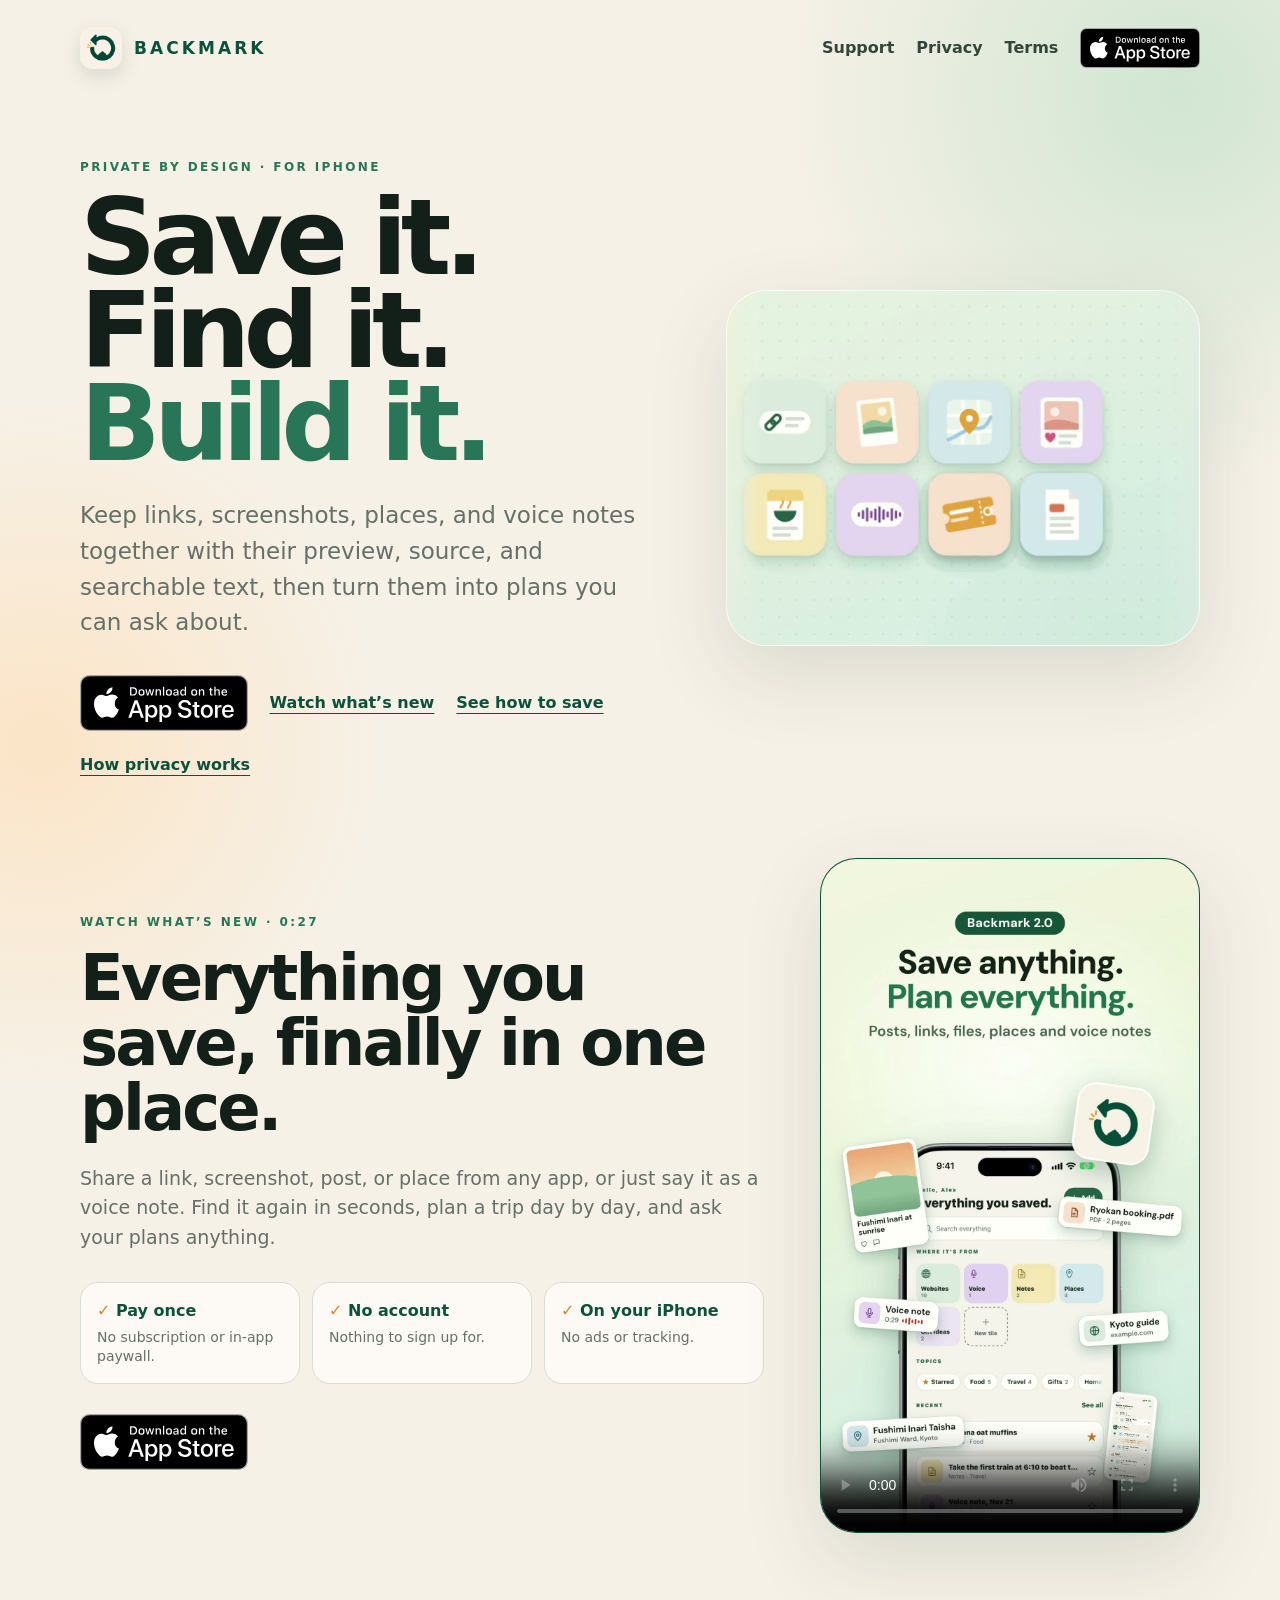
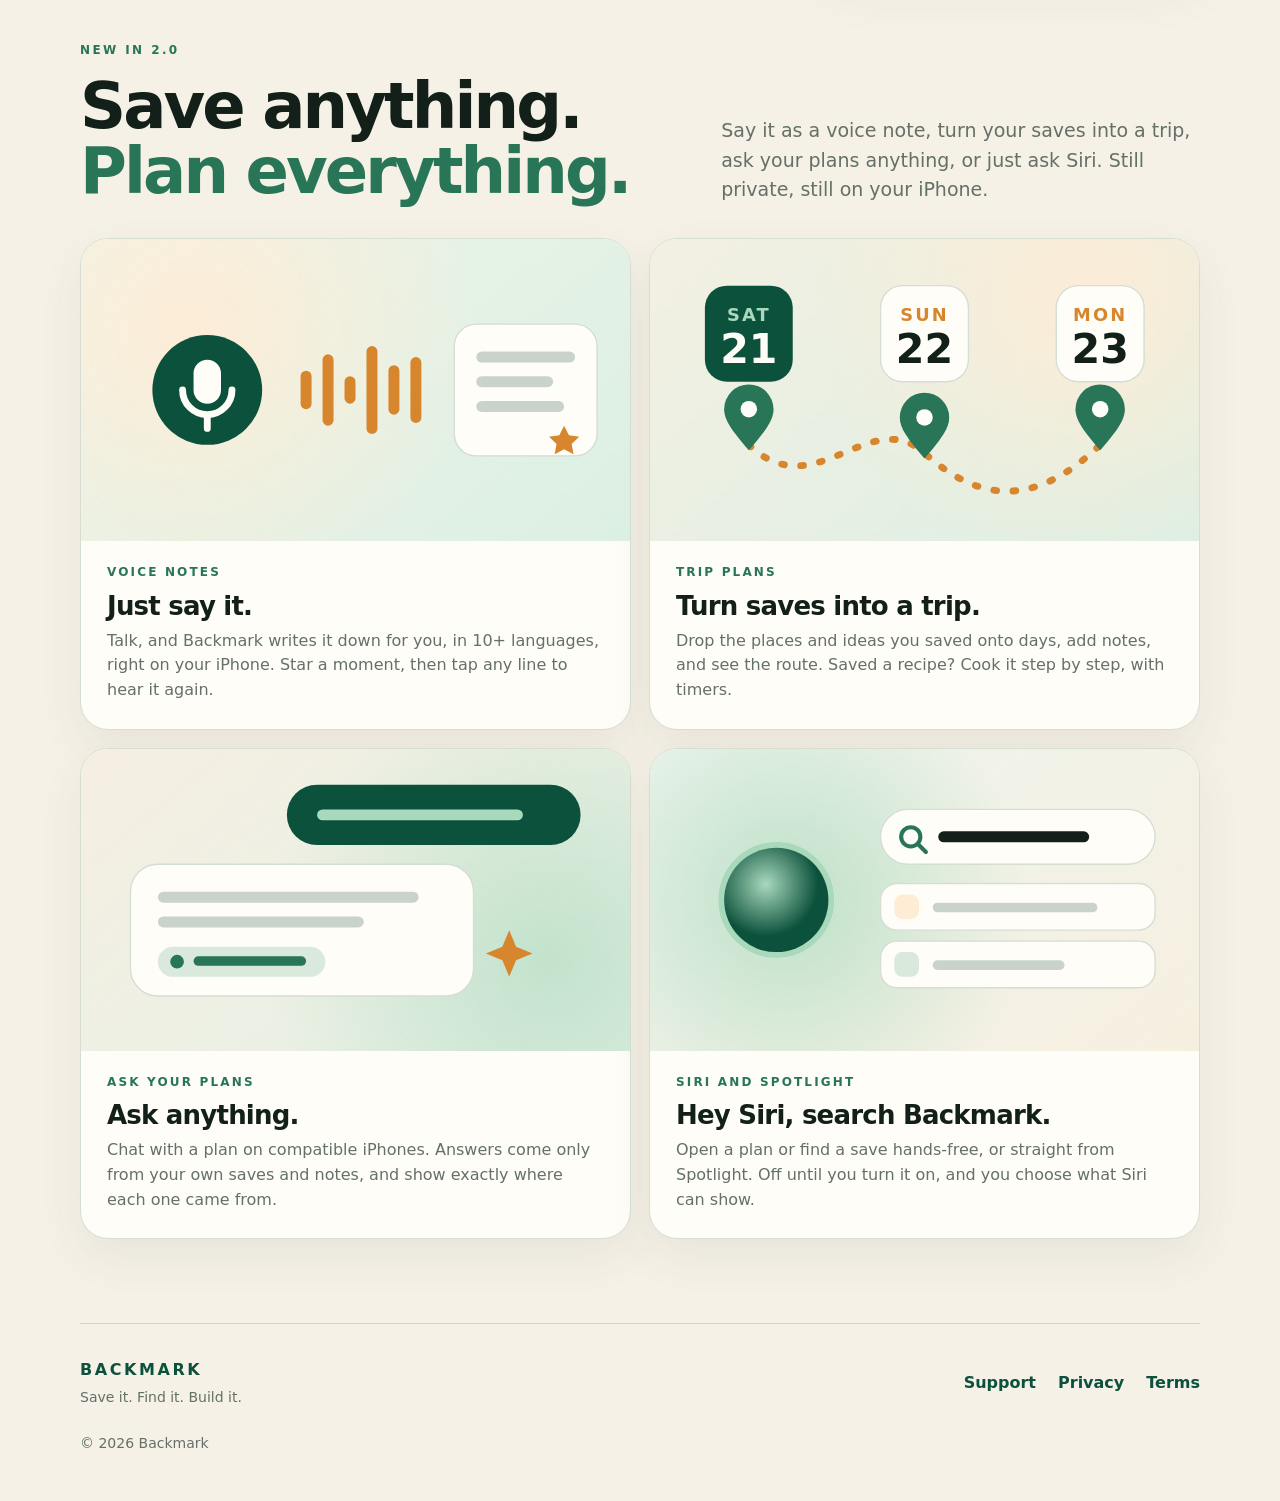
<file: docs/index.html>
<!doctype html>
<html lang="en">
<head>
  <meta charset="utf-8">
  <meta name="apple-itunes-app" content="app-id=6808695961">
  <meta name="viewport" content="width=device-width, initial-scale=1">
  <meta name="description" content="Backmark saves links, screenshots, places and voice notes in one private, searchable library on your iPhone, and turns them into plans you can ask about.">
  <meta name="theme-color" content="#f6f1e7">
  <meta property="og:title" content="Backmark: Save it. Find it. Build it.">
  <meta property="og:description" content="A private place for everything you save on iPhone.">
  <meta property="og:image" content="https://backmark01.github.io/backmark-site/save-find-build.jpg">
  <meta property="og:type" content="website">
  <meta property="og:url" content="https://backmark01.github.io/backmark-site/">
  <meta name="twitter:card" content="summary_large_image">
  <title>Backmark: Save it. Find it. Build it.</title>
  <link rel="icon" href="backmark-icon.png">
  <link rel="apple-touch-icon" href="backmark-icon.png">
  <link rel="stylesheet" href="backmark-2026.css">
  <script type="application/ld+json">
  {"@context":"https://schema.org","@type":"SoftwareApplication","name":"Backmark: Bookmark Organizer","operatingSystem":"iOS","applicationCategory":"ProductivityApplication","description":"Save links, screenshots, places and voice notes in one private, searchable library on your iPhone, plan trips day by day and ask your plans. No account, no subscription.","image":"https://backmark01.github.io/backmark-site/backmark-icon.png","url":"https://backmark01.github.io/backmark-site/","downloadUrl":"https://apps.apple.com/us/app/backmark-bookmark-organizer/id6808695961","offers":{"@type":"Offer","price":"4.99","priceCurrency":"USD"}}
  </script>
</head>
<body>
  <header class="site-header shell">
    <a class="brand" href="index.html" aria-label="Backmark home">
      <span class="brand-mark"><img src="backmark-icon.png" alt=""></span>
      <span>BACKMARK</span>
    </a>
    <nav class="links" aria-label="Main navigation">
      <a href="support.html">Support</a>
      <a href="privacy.html">Privacy</a>
      <a href="terms.html">Terms</a>
      <a class="app-store-badge nav-badge" href="https://apps.apple.com/us/app/backmark-bookmark-organizer/id6808695961"><img src="app-store-badge.svg" alt="Download on the App Store" width="120" height="40"></a>
    </nav>
  </header>

  <main>
    <section class="hero shell">
      <div class="hero-copy">
        <p class="eyebrow">PRIVATE BY DESIGN · FOR IPHONE</p>
        <h1>Save it.<br>Find it.<br><span>Build it.</span></h1>
        <p class="lede">Keep links, screenshots, places, and voice notes together with their preview, source, and searchable text, then turn them into plans you can ask about.</p>
        <div class="hero-actions">
          <a class="app-store-badge" href="https://apps.apple.com/us/app/backmark-bookmark-organizer/id6808695961"><img src="app-store-badge.svg" alt="Download on the App Store" width="168" height="56"></a>
          <a class="text-link" href="#intro">Watch what’s new</a>
          <a class="text-link" href="support.html#how-to-save">See how to save</a>
          <a class="text-link" href="privacy.html">How privacy works</a>
        </div>
      </div>
      <figure class="hero-motion" aria-label="Animation: everyday saves fly into Backmark, are found with a magnifier, and become a plan with a route.">
        <video autoplay muted loop playsinline preload="auto" poster="backmark-hero-poster.jpg" aria-hidden="true">
          <source src="backmark-hero.mp4" type="video/mp4">
        </video>
      </figure>
      <script>
        // Respect Reduce Motion: keep the first frame still.
        if (window.matchMedia('(prefers-reduced-motion: reduce)').matches) {
          var heroVideo = document.querySelector('.hero-motion video');
          if (heroVideo) { heroVideo.removeAttribute('autoplay'); heroVideo.pause(); }
        }
      </script>
    </section>

    <section class="showcase showcase-video shell" id="intro" aria-labelledby="showcase-title">
      <div class="intro-copy">
        <p class="eyebrow">WATCH WHAT’S NEW · 0:27</p>
        <h2 id="showcase-title">Everything you save, finally in one place.</h2>
        <p class="lede">Share a link, screenshot, post, or place from any app, or just say it as a voice note. Find it again in seconds, plan a trip day by day, and ask your plans anything.</p>
        <ul class="intro-points">
          <li><strong>Pay once</strong><span>No subscription or in-app paywall.</span></li>
          <li><strong>No account</strong><span>Nothing to sign up for.</span></li>
          <li><strong>On your iPhone</strong><span>No ads or tracking.</span></li>
        </ul>
        <a class="app-store-badge" href="https://apps.apple.com/us/app/backmark-bookmark-organizer/id6808695961"><img src="app-store-badge.svg" alt="Download on the App Store" width="168" height="56"></a>
      </div>
      <figure class="intro-video">
        <video controls playsinline preload="metadata" poster="backmark-2-0-poster.jpg" aria-label="Backmark 2.0 video: voice notes, trip plans day by day, Ask this plan, and Siri.">
          <source src="backmark-2-0.mp4" type="video/mp4">
          <a href="backmark-2-0.mp4">Watch the Backmark 2.0 video</a>
        </video>
      </figure>
    </section>

    <section class="whats-new shell" aria-labelledby="new-title">
      <div class="whats-new-heading">
        <div>
          <p class="eyebrow">NEW IN 2.0</p>
          <h2 id="new-title">Save anything.<br><span>Plan everything.</span></h2>
        </div>
        <p>Say it as a voice note, turn your saves into a trip, ask your plans anything, or just ask Siri. Still private, still on your iPhone.</p>
      </div>
      <div class="feature-grid">
        <article class="feature reveal">
          <div class="feature-art art-voice" aria-hidden="true">
            <svg viewBox="0 0 400 220">
              <circle class="mic-ring r1" cx="92" cy="110" r="46"/>
              <circle class="mic-ring r2" cx="92" cy="110" r="46"/>
              <circle cx="92" cy="110" r="40" fill="#0c513c"/>
              <rect x="82" y="88" width="20" height="32" rx="10" fill="#fffdf8"/>
              <path d="M74 110a18 18 0 0 0 36 0M92 128v10" stroke="#fffdf8" stroke-width="5" fill="none" stroke-linecap="round"/>
              <g class="wave">
                <rect x="160" y="96" width="8" height="28" rx="4"/><rect x="176" y="84" width="8" height="52" rx="4"/>
                <rect x="192" y="100" width="8" height="20" rx="4"/><rect x="208" y="78" width="8" height="64" rx="4"/>
                <rect x="224" y="92" width="8" height="36" rx="4"/><rect x="240" y="86" width="8" height="48" rx="4"/>
              </g>
              <g class="note-card">
                <rect x="272" y="62" width="104" height="96" rx="16" fill="#fffdf8" stroke="#d6ddd3"/>
                <rect class="ln l1" x="288" y="82" width="72" height="8" rx="4"/>
                <rect class="ln l2" x="288" y="100" width="56" height="8" rx="4"/>
                <rect class="ln l3" x="288" y="118" width="64" height="8" rx="4"/>
                <path class="star" d="M352 136l3.5 7 7.5 1-5.5 5.3 1.4 7.6-6.9-3.7-6.9 3.7 1.4-7.6-5.5-5.3 7.5-1z" fill="#d8862d"/>
              </g>
            </svg>
          </div>
          <div class="feature-copy">
            <p class="step">VOICE NOTES</p>
            <h3>Just say it.</h3>
            <p>Talk, and Backmark writes it down for you, in 10+ languages, right on your iPhone. Star a moment, then tap any line to hear it again.</p>
          </div>
        </article>
        <article class="feature reveal">
          <div class="feature-art art-plan" aria-hidden="true">
            <svg viewBox="0 0 400 220">
              <g class="day d1"><rect x="40" y="34" width="64" height="70" rx="16" fill="#0c513c"/><text x="72" y="60" text-anchor="middle" class="dow">SAT</text><text x="72" y="90" text-anchor="middle" class="dnum">21</text></g>
              <g class="day d2"><rect x="168" y="34" width="64" height="70" rx="16" fill="#fffdf8" stroke="#d6ddd3"/><text x="200" y="60" text-anchor="middle" class="dow amber">SUN</text><text x="200" y="90" text-anchor="middle" class="dnum ink">22</text></g>
              <g class="day d3"><rect x="296" y="34" width="64" height="70" rx="16" fill="#fffdf8" stroke="#d6ddd3"/><text x="328" y="60" text-anchor="middle" class="dow amber">MON</text><text x="328" y="90" text-anchor="middle" class="dnum ink">23</text></g>
              <path class="route" d="M72 150 C120 196 160 120 200 156 S 280 196 328 150" fill="none" stroke="#d8862d" stroke-width="5" stroke-linecap="round" stroke-dasharray="2 12"/>
              <g class="pin p1"><path d="M72 154c-12-14-18-22-18-30a18 18 0 0 1 36 0c0 8-6 16-18 30z" fill="#287557"/><circle cx="72" cy="124" r="6" fill="#fffdf8"/></g>
              <g class="pin p2"><path d="M200 160c-12-14-18-22-18-30a18 18 0 0 1 36 0c0 8-6 16-18 30z" fill="#287557"/><circle cx="200" cy="130" r="6" fill="#fffdf8"/></g>
              <g class="pin p3"><path d="M328 154c-12-14-18-22-18-30a18 18 0 0 1 36 0c0 8-6 16-18 30z" fill="#287557"/><circle cx="328" cy="124" r="6" fill="#fffdf8"/></g>
            </svg>
          </div>
          <div class="feature-copy">
            <p class="step">TRIP PLANS</p>
            <h3>Turn saves into a trip.</h3>
            <p>Drop the places and ideas you saved onto days, add notes, and see the route. Saved a recipe? Cook it step by step, with timers.</p>
          </div>
        </article>
        <article class="feature reveal">
          <div class="feature-art art-ask" aria-hidden="true">
            <svg viewBox="0 0 400 220">
              <g class="bubble q"><rect x="150" y="26" width="214" height="44" rx="22" fill="#0c513c"/><rect x="172" y="44" width="150" height="8" rx="4" fill="#a8d9bc"/></g>
              <g class="bubble typing"><rect x="36" y="88" width="84" height="40" rx="20" fill="#fffdf8" stroke="#d6ddd3"/><circle class="dot t1" cx="62" cy="108" r="5"/><circle class="dot t2" cx="78" cy="108" r="5"/><circle class="dot t3" cx="94" cy="108" r="5"/></g>
              <g class="bubble a"><rect x="36" y="84" width="250" height="96" rx="20" fill="#fffdf8" stroke="#d6ddd3"/><rect x="56" y="104" width="190" height="8" rx="4" fill="#c9d3cb"/><rect x="56" y="122" width="150" height="8" rx="4" fill="#c9d3cb"/>
                <g class="chip"><rect x="56" y="144" width="122" height="22" rx="11" fill="#d9e9dc"/><circle cx="70" cy="155" r="5" fill="#287557"/><rect x="82" y="151" width="82" height="7" rx="3.5" fill="#287557"/></g></g>
              <path class="spark" d="M312 132l5 12 12 5-12 5-5 12-5-12-12-5 12-5z" fill="#d8862d"/>
            </svg>
          </div>
          <div class="feature-copy">
            <p class="step">ASK YOUR PLANS</p>
            <h3>Ask anything.</h3>
            <p>Chat with a plan on compatible iPhones. Answers come only from your own saves and notes, and show exactly where each one came from.</p>
          </div>
        </article>
        <article class="feature reveal">
          <div class="feature-art art-siri" aria-hidden="true">
            <svg viewBox="0 0 400 220">
              <circle class="orb-ring o1" cx="92" cy="110" r="40"/>
              <circle class="orb-ring o2" cx="92" cy="110" r="40"/>
              <circle cx="92" cy="110" r="38" fill="url(#orb)"/>
              <defs><radialGradient id="orb" cx="40%" cy="35%"><stop offset="0" stop-color="#a8d9bc"/><stop offset="1" stop-color="#0c513c"/></radialGradient></defs>
              <g class="search"><rect x="168" y="44" width="200" height="40" rx="20" fill="#fffdf8" stroke="#d6ddd3"/><circle cx="190" cy="64" r="7" fill="none" stroke="#287557" stroke-width="3"/><path d="M195 69l6 6" stroke="#287557" stroke-width="3" stroke-linecap="round"/><rect class="query" x="210" y="60" width="110" height="8" rx="4" fill="#132019"/></g>
              <g class="result r1"><rect x="168" y="98" width="200" height="34" rx="12" fill="#fffdf8" stroke="#d6ddd3"/><rect x="178" y="106" width="18" height="18" rx="6" fill="#ffecd5"/><rect x="206" y="112" width="120" height="7" rx="3.5" fill="#c9d3cb"/></g>
              <g class="result r2"><rect x="168" y="140" width="200" height="34" rx="12" fill="#fffdf8" stroke="#d6ddd3"/><rect x="178" y="148" width="18" height="18" rx="6" fill="#d9e9dc"/><rect x="206" y="154" width="96" height="7" rx="3.5" fill="#c9d3cb"/></g>
            </svg>
          </div>
          <div class="feature-copy">
            <p class="step">SIRI AND SPOTLIGHT</p>
            <h3>Hey Siri, search Backmark.</h3>
            <p>Open a plan or find a save hands-free, or straight from Spotlight. Off until you turn it on, and you choose what Siri can show.</p>
          </div>
        </article>
      </div>
    </section>
    <script>
      // Cards rise in as they scroll into view; without JavaScript (or with Reduce Motion) they are simply shown.
      (function () {
        if (!('IntersectionObserver' in window) || window.matchMedia('(prefers-reduced-motion: reduce)').matches) return;
        document.documentElement.classList.add('motion');
        var io = new IntersectionObserver(function (entries) {
          entries.forEach(function (e) { if (e.isIntersecting) { e.target.classList.add('in'); io.unobserve(e.target); } });
        }, {threshold: 0.12});
        document.querySelectorAll('.reveal').forEach(function (el) { io.observe(el); });
        // Safety net: never leave a card hidden if the observer doesn't fire.
        setTimeout(function () { document.querySelectorAll('.reveal').forEach(function (el) { el.classList.add('in'); }); }, 2500);
      })();
    </script>
  </main>

  <footer class="site-footer shell">
    <div><strong>BACKMARK</strong><p>Save it. Find it. Build it.</p></div>
    <div class="footer-links"><a href="support.html">Support</a><a href="privacy.html">Privacy</a><a href="terms.html">Terms</a></div>
    <p>© 2026 Backmark</p>
  </footer>
</body>
</html>
</file>
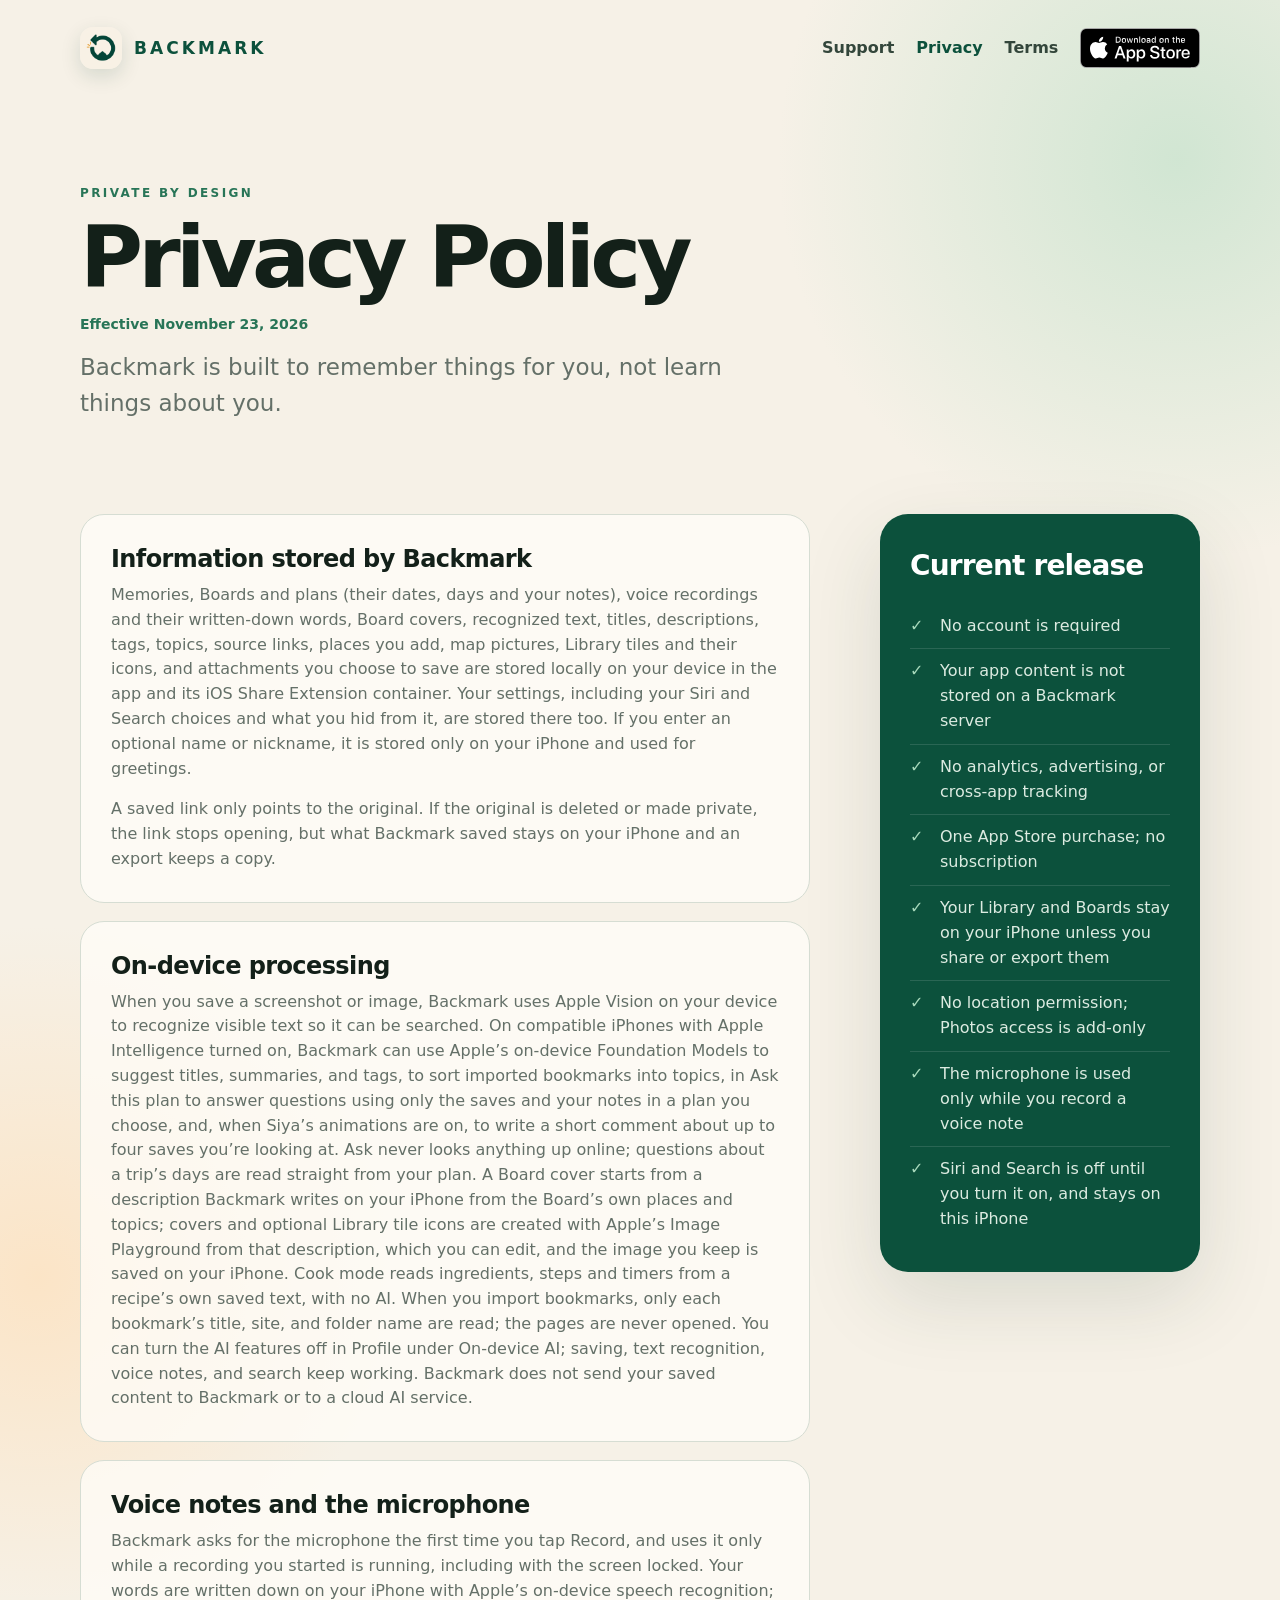
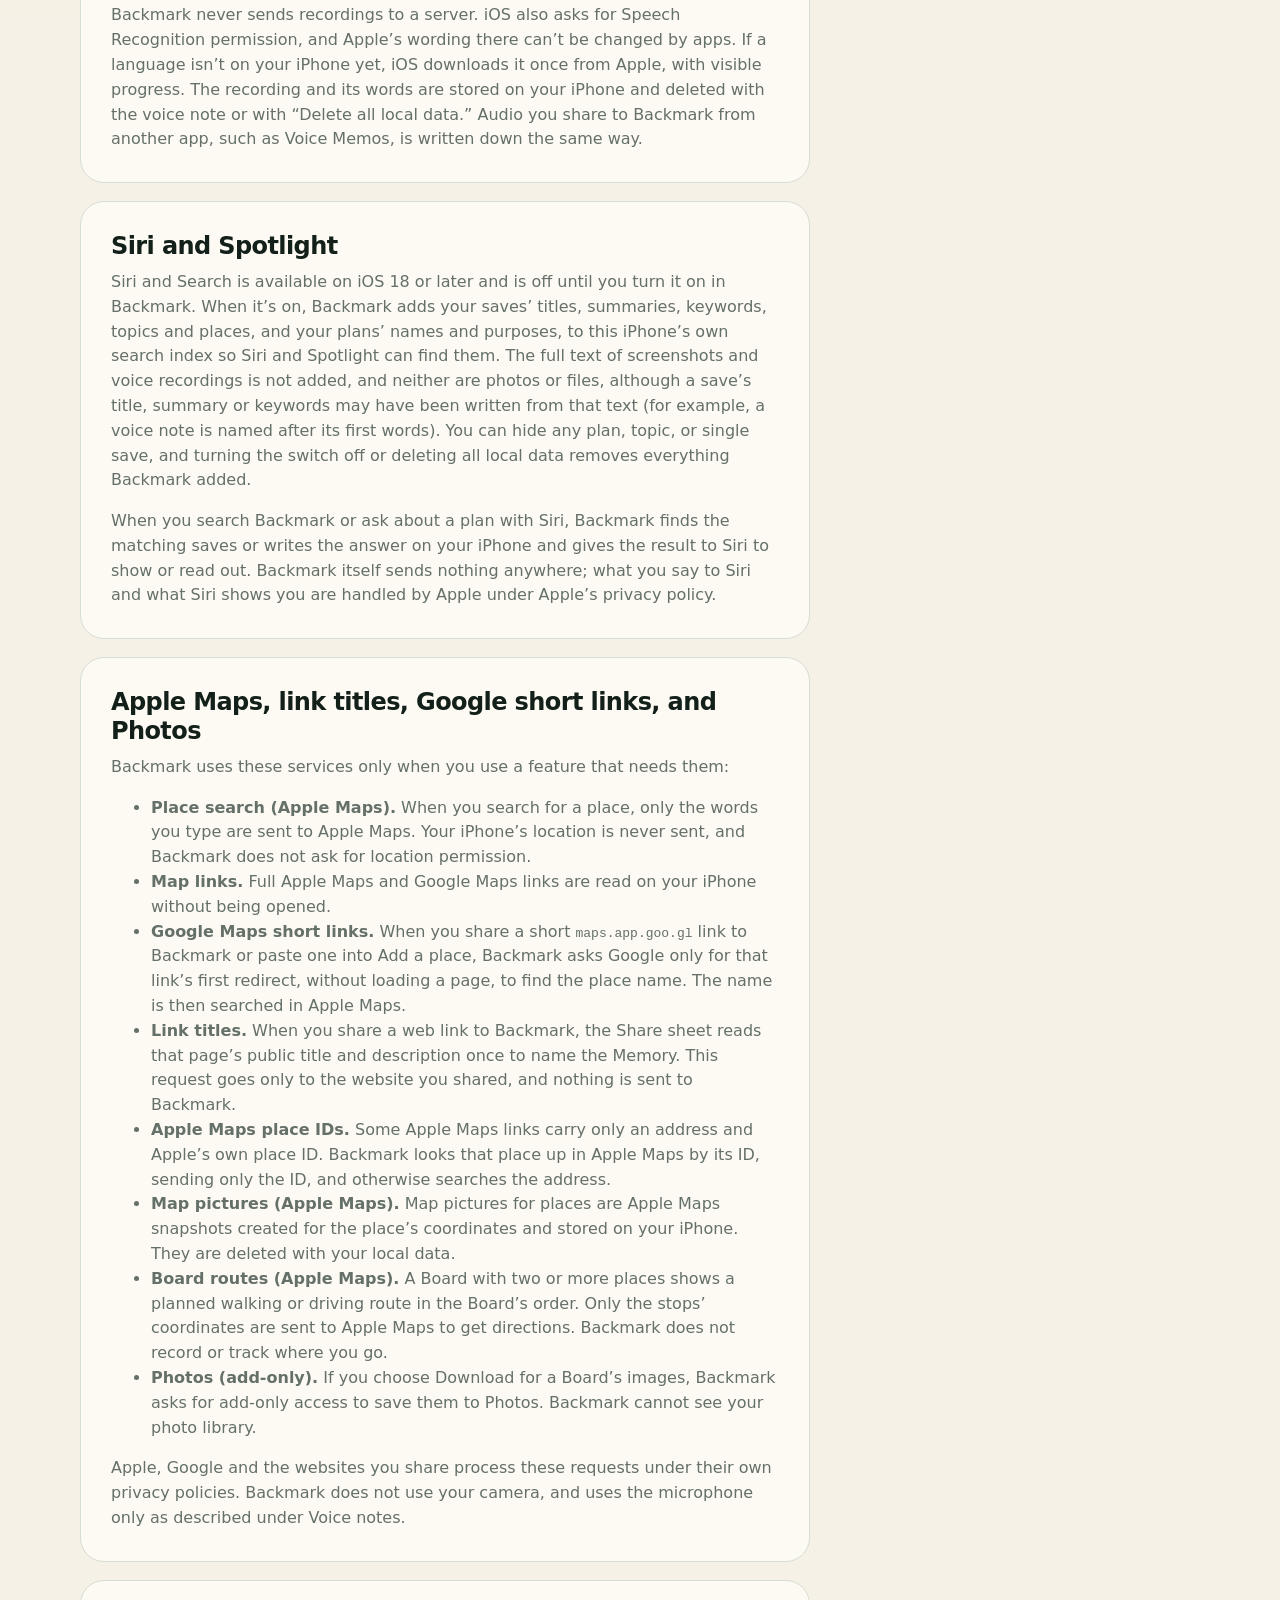
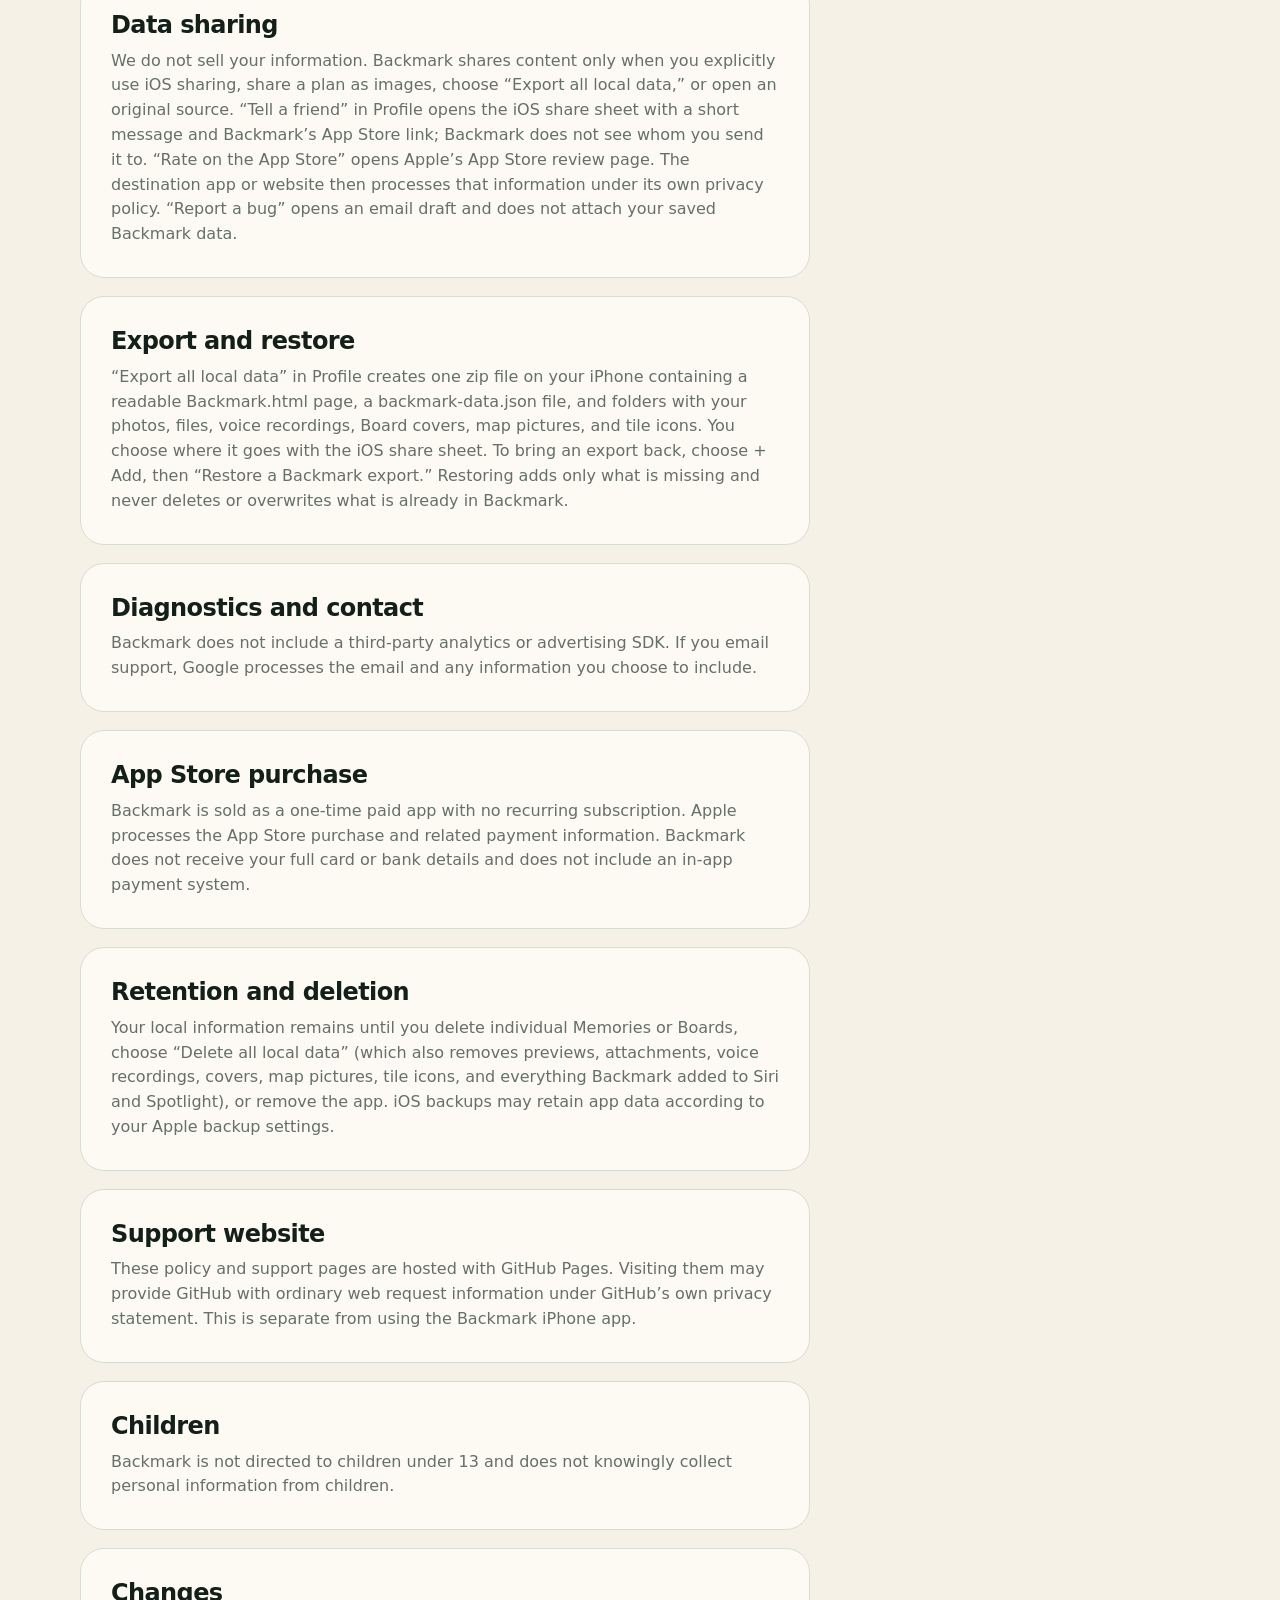
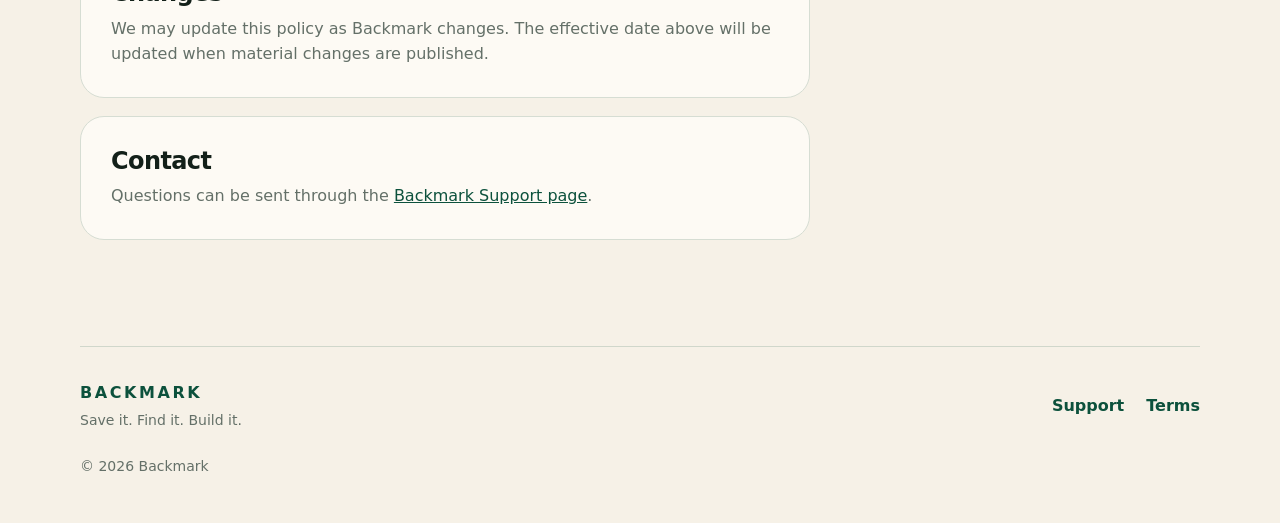
<file: docs/privacy.html>
<!doctype html>
<html lang="en">
<head>
  <meta charset="utf-8"><meta name="apple-itunes-app" content="app-id=6808695961"><meta name="viewport" content="width=device-width, initial-scale=1"><meta name="theme-color" content="#f6f1e7">
  <meta name="description" content="Backmark Privacy Policy."><title>Privacy Policy · Backmark</title>
  <link rel="icon" href="backmark-icon.png"><link rel="apple-touch-icon" href="backmark-icon.png"><link rel="stylesheet" href="backmark-2026.css">
</head>
<body>
  <header class="site-header shell"><a class="brand" href="index.html"><span class="brand-mark"><img src="backmark-icon.png" alt=""></span><span>BACKMARK</span></a><nav class="links" aria-label="Main navigation"><a href="support.html">Support</a><a class="active" href="privacy.html">Privacy</a><a href="terms.html">Terms</a><a class="app-store-badge nav-badge" href="https://apps.apple.com/us/app/backmark-bookmark-organizer/id6808695961"><img src="app-store-badge.svg" alt="Download on the App Store" width="120" height="40"></a></nav></header>
  <main class="legal shell">
    <header class="legal-hero"><p class="eyebrow">PRIVATE BY DESIGN</p><h1>Privacy Policy</h1><p class="meta">Effective November 23, 2026</p><p class="lede">Backmark is built to remember things for you, not learn things about you.</p></header>
    <aside class="summary-card"><h2>Current release</h2><ul class="check-list"><li>No account is required</li><li>Your app content is not stored on a Backmark server</li><li>No analytics, advertising, or cross-app tracking</li><li>One App Store purchase; no subscription</li><li>Your Library and Boards stay on your iPhone unless you share or export them</li><li>No location permission; Photos access is add-only</li><li>The microphone is used only while you record a voice note</li><li>Siri and Search is off until you turn it on, and stays on this iPhone</li></ul></aside>
    <article class="legal-content">
      <section><h2>Information stored by Backmark</h2><p>Memories, Boards and plans (their dates, days and your notes), voice recordings and their written-down words, Board covers, recognized text, titles, descriptions, tags, topics, source links, places you add, map pictures, Library tiles and their icons, and attachments you choose to save are stored locally on your device in the app and its iOS Share Extension container. Your settings, including your Siri and Search choices and what you hid from it, are stored there too. If you enter an optional name or nickname, it is stored only on your iPhone and used for greetings.</p><p>A saved link only points to the original. If the original is deleted or made private, the link stops opening, but what Backmark saved stays on your iPhone and an export keeps a copy.</p></section>
      <section><h2>On-device processing</h2><p>When you save a screenshot or image, Backmark uses Apple Vision on your device to recognize visible text so it can be searched. On compatible iPhones with Apple Intelligence turned on, Backmark can use Apple’s on-device Foundation Models to suggest titles, summaries, and tags, to sort imported bookmarks into topics, in Ask this plan to answer questions using only the saves and your notes in a plan you choose, and, when Siya’s animations are on, to write a short comment about up to four saves you’re looking at. Ask never looks anything up online; questions about a trip’s days are read straight from your plan. A Board cover starts from a description Backmark writes on your iPhone from the Board’s own places and topics; covers and optional Library tile icons are created with Apple’s Image Playground from that description, which you can edit, and the image you keep is saved on your iPhone. Cook mode reads ingredients, steps and timers from a recipe’s own saved text, with no AI. When you import bookmarks, only each bookmark’s title, site, and folder name are read; the pages are never opened. You can turn the AI features off in Profile under On-device AI; saving, text recognition, voice notes, and search keep working. Backmark does not send your saved content to Backmark or to a cloud AI service.</p></section>
      <section><h2>Voice notes and the microphone</h2><p>Backmark asks for the microphone the first time you tap Record, and uses it only while a recording you started is running, including with the screen locked. Your words are written down on your iPhone with Apple’s on-device speech recognition; Backmark never sends recordings to a server. iOS also asks for Speech Recognition permission, and Apple’s wording there can’t be changed by apps. If a language isn’t on your iPhone yet, iOS downloads it once from Apple, with visible progress. The recording and its words are stored on your iPhone and deleted with the voice note or with “Delete all local data.” Audio you share to Backmark from another app, such as Voice Memos, is written down the same way.</p></section>
      <section><h2>Siri and Spotlight</h2><p>Siri and Search is available on iOS 18 or later and is off until you turn it on in Backmark. When it’s on, Backmark adds your saves’ titles, summaries, keywords, topics and places, and your plans’ names and purposes, to this iPhone’s own search index so Siri and Spotlight can find them. The full text of screenshots and voice recordings is not added, and neither are photos or files, although a save’s title, summary or keywords may have been written from that text (for example, a voice note is named after its first words). You can hide any plan, topic, or single save, and turning the switch off or deleting all local data removes everything Backmark added.</p><p>When you search Backmark or ask about a plan with Siri, Backmark finds the matching saves or writes the answer on your iPhone and gives the result to Siri to show or read out. Backmark itself sends nothing anywhere; what you say to Siri and what Siri shows you are handled by Apple under Apple’s privacy policy.</p></section>
      <section><h2>Apple Maps, link titles, Google short links, and Photos</h2><p>Backmark uses these services only when you use a feature that needs them:</p><ul><li><strong>Place search (Apple Maps).</strong> When you search for a place, only the words you type are sent to Apple Maps. Your iPhone’s location is never sent, and Backmark does not ask for location permission.</li><li><strong>Map links.</strong> Full Apple Maps and Google Maps links are read on your iPhone without being opened.</li><li><strong>Google Maps short links.</strong> When you share a short <code>maps.app.goo.gl</code> link to Backmark or paste one into Add a place, Backmark asks Google only for that link’s first redirect, without loading a page, to find the place name. The name is then searched in Apple Maps.</li><li><strong>Link titles.</strong> When you share a web link to Backmark, the Share sheet reads that page’s public title and description once to name the Memory. This request goes only to the website you shared, and nothing is sent to Backmark.</li><li><strong>Apple Maps place IDs.</strong> Some Apple Maps links carry only an address and Apple’s own place ID. Backmark looks that place up in Apple Maps by its ID, sending only the ID, and otherwise searches the address.</li><li><strong>Map pictures (Apple Maps).</strong> Map pictures for places are Apple Maps snapshots created for the place’s coordinates and stored on your iPhone. They are deleted with your local data.</li><li><strong>Board routes (Apple Maps).</strong> A Board with two or more places shows a planned walking or driving route in the Board’s order. Only the stops’ coordinates are sent to Apple Maps to get directions. Backmark does not record or track where you go.</li><li><strong>Photos (add-only).</strong> If you choose Download for a Board’s images, Backmark asks for add-only access to save them to Photos. Backmark cannot see your photo library.</li></ul><p>Apple, Google and the websites you share process these requests under their own privacy policies. Backmark does not use your camera, and uses the microphone only as described under Voice notes.</p></section>
      <section><h2>Data sharing</h2><p>We do not sell your information. Backmark shares content only when you explicitly use iOS sharing, share a plan as images, choose “Export all local data,” or open an original source. “Tell a friend” in Profile opens the iOS share sheet with a short message and Backmark’s App Store link; Backmark does not see whom you send it to. “Rate on the App Store” opens Apple’s App Store review page. The destination app or website then processes that information under its own privacy policy. “Report a bug” opens an email draft and does not attach your saved Backmark data.</p></section>
      <section><h2>Export and restore</h2><p>“Export all local data” in Profile creates one zip file on your iPhone containing a readable Backmark.html page, a backmark-data.json file, and folders with your photos, files, voice recordings, Board covers, map pictures, and tile icons. You choose where it goes with the iOS share sheet. To bring an export back, choose + Add, then “Restore a Backmark export.” Restoring adds only what is missing and never deletes or overwrites what is already in Backmark.</p></section>
      <section><h2>Diagnostics and contact</h2><p>Backmark does not include a third-party analytics or advertising SDK. If you email support, Google processes the email and any information you choose to include.</p></section>
      <section><h2>App Store purchase</h2><p>Backmark is sold as a one-time paid app with no recurring subscription. Apple processes the App Store purchase and related payment information. Backmark does not receive your full card or bank details and does not include an in-app payment system.</p></section>
      <section><h2>Retention and deletion</h2><p>Your local information remains until you delete individual Memories or Boards, choose “Delete all local data” (which also removes previews, attachments, voice recordings, covers, map pictures, tile icons, and everything Backmark added to Siri and Spotlight), or remove the app. iOS backups may retain app data according to your Apple backup settings.</p></section>
      <section><h2>Support website</h2><p>These policy and support pages are hosted with GitHub Pages. Visiting them may provide GitHub with ordinary web request information under GitHub’s own privacy statement. This is separate from using the Backmark iPhone app.</p></section>
      <section><h2>Children</h2><p>Backmark is not directed to children under 13 and does not knowingly collect personal information from children.</p></section>
      <section><h2>Changes</h2><p>We may update this policy as Backmark changes. The effective date above will be updated when material changes are published.</p></section>
      <section><h2>Contact</h2><p>Questions can be sent through the <a href="support.html">Backmark Support page</a>.</p></section>
    </article>
  </main>
  <footer class="site-footer shell"><div><strong>BACKMARK</strong><p>Save it. Find it. Build it.</p></div><div class="footer-links"><a href="support.html">Support</a><a href="terms.html">Terms</a></div><p>© 2026 Backmark</p></footer>
</body></html>
</file>
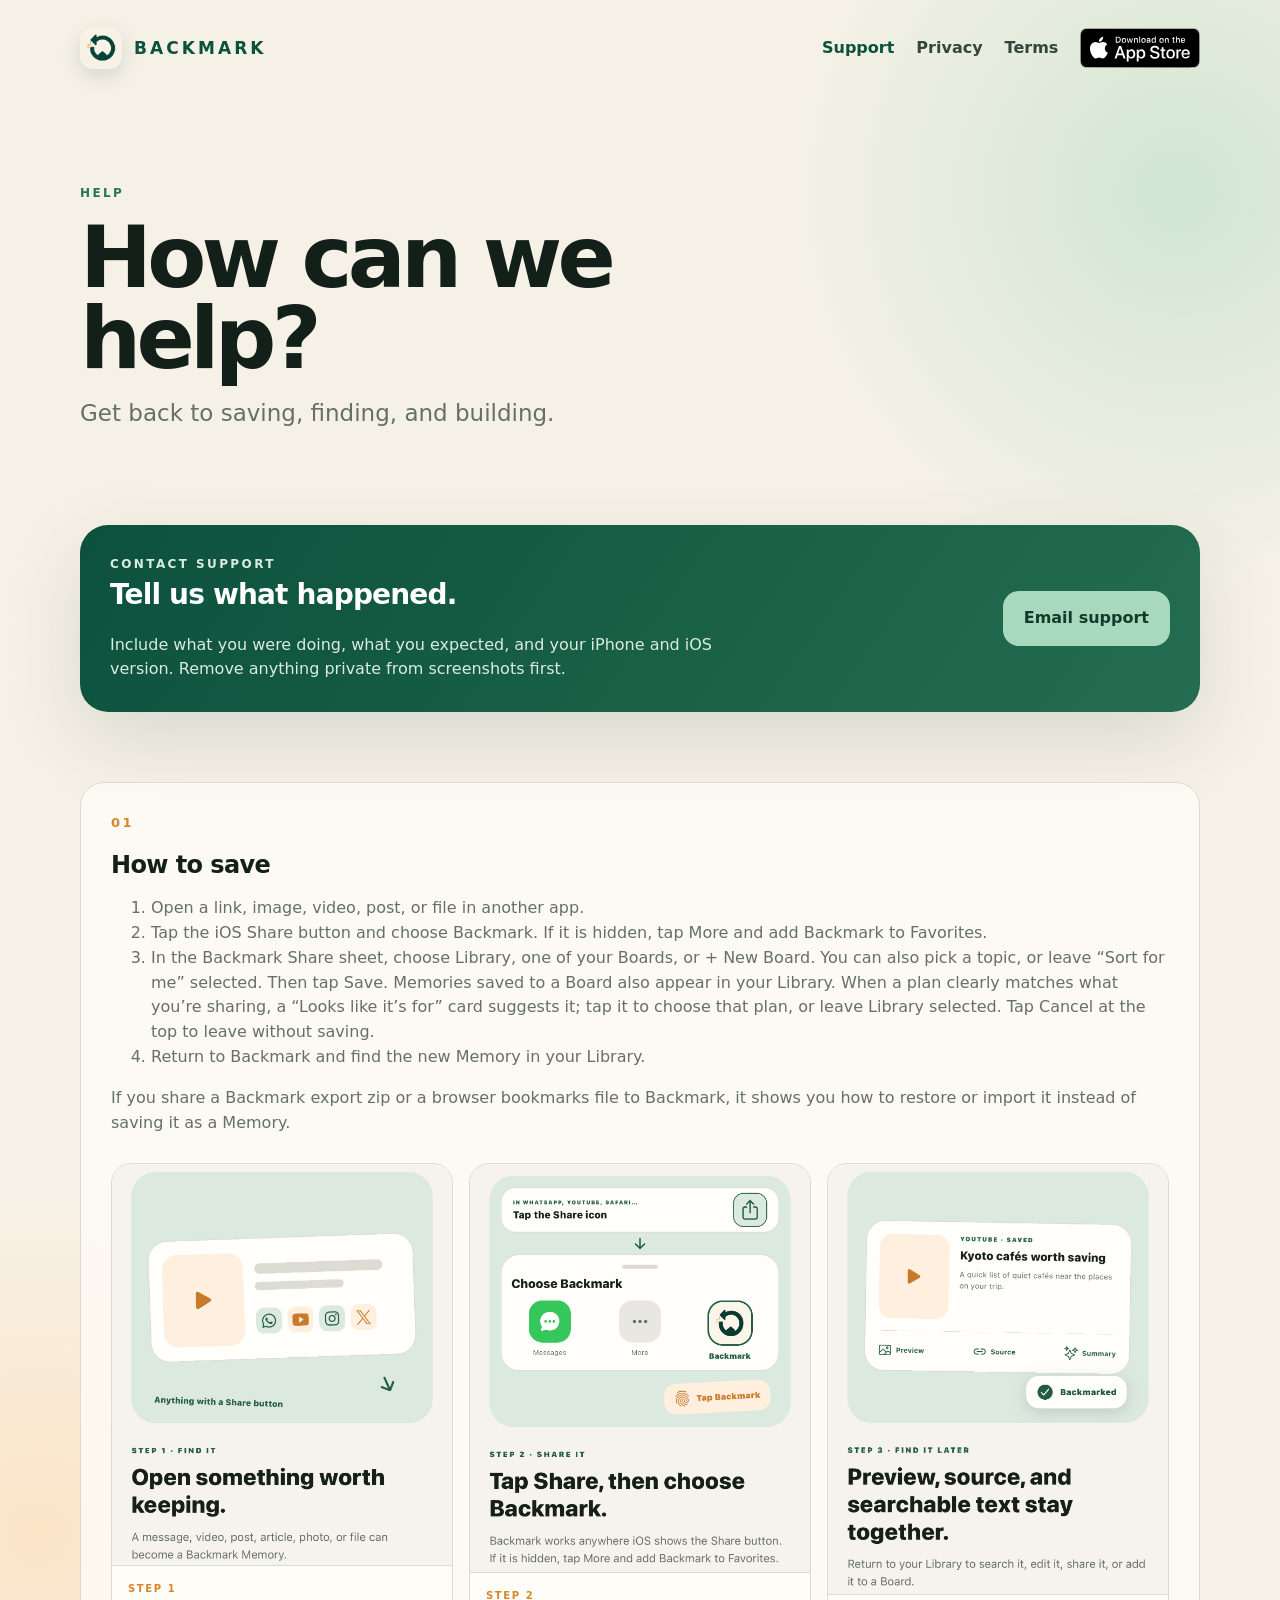
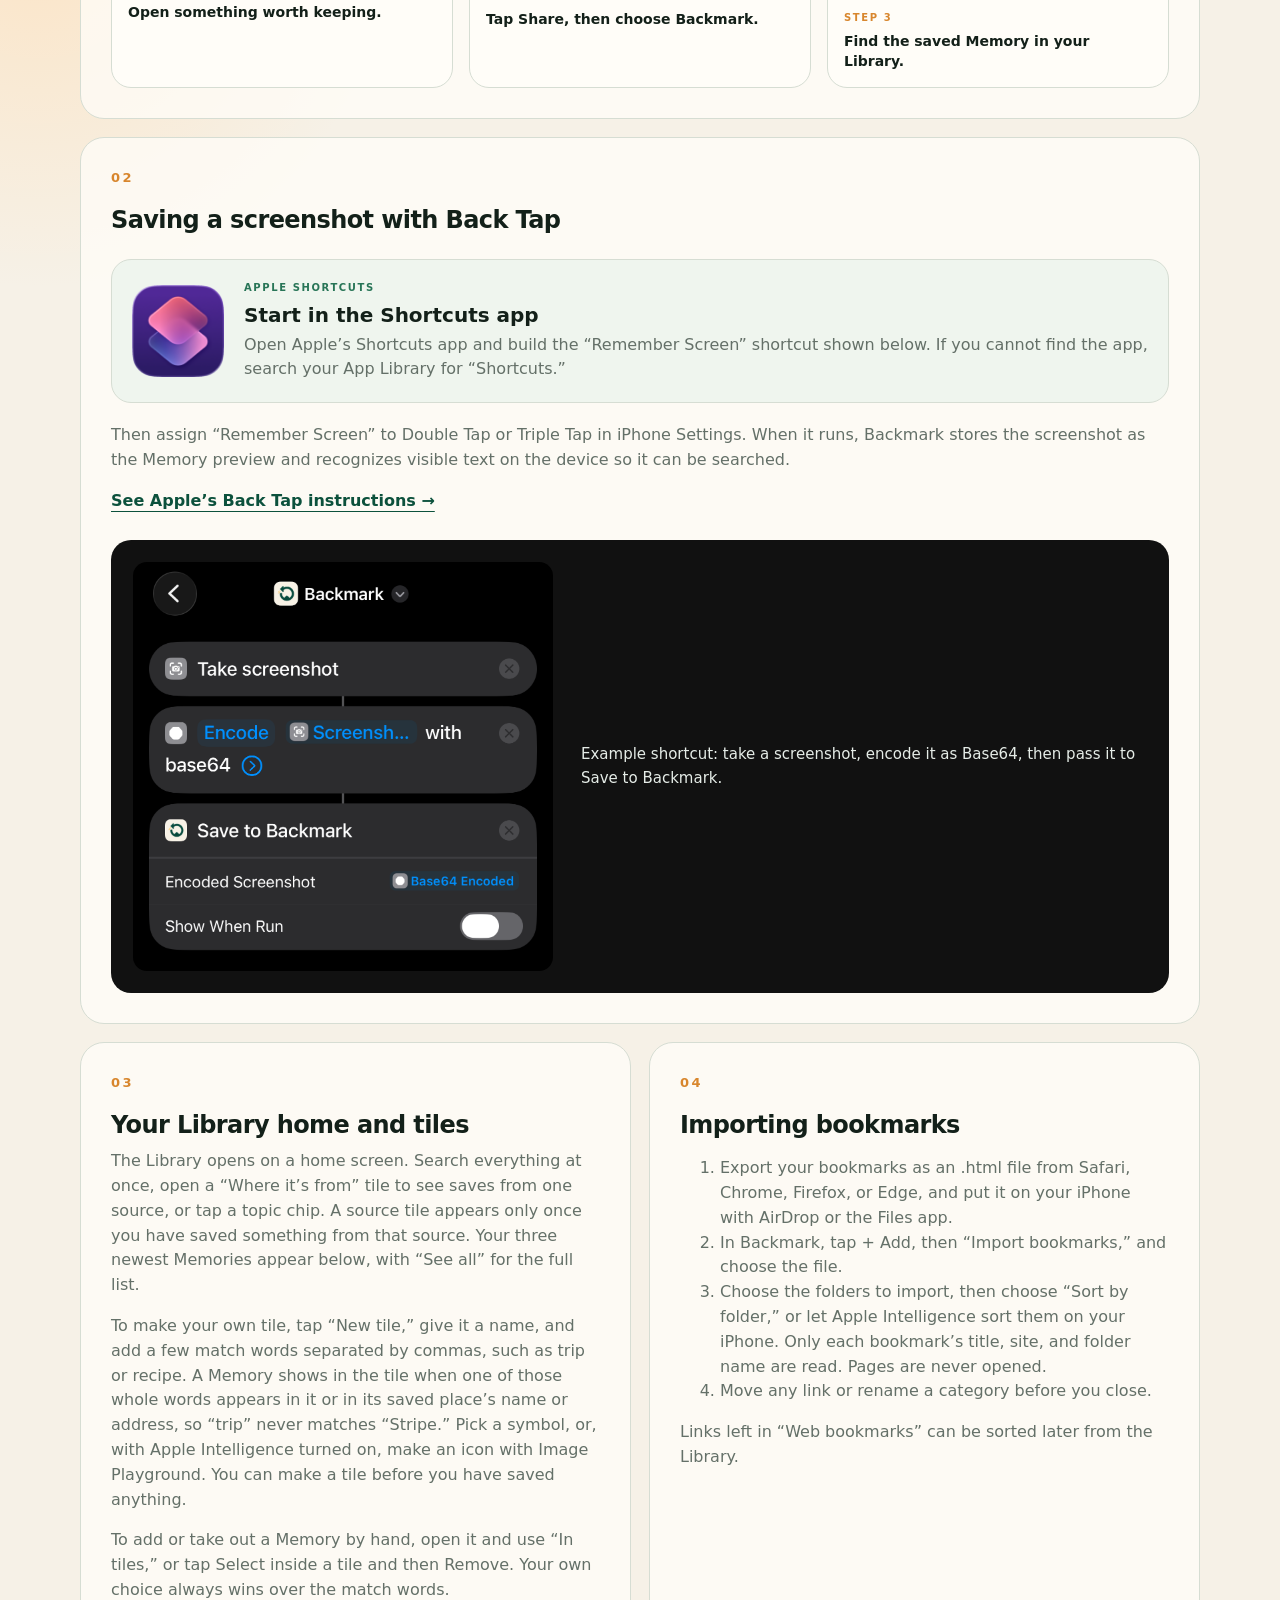
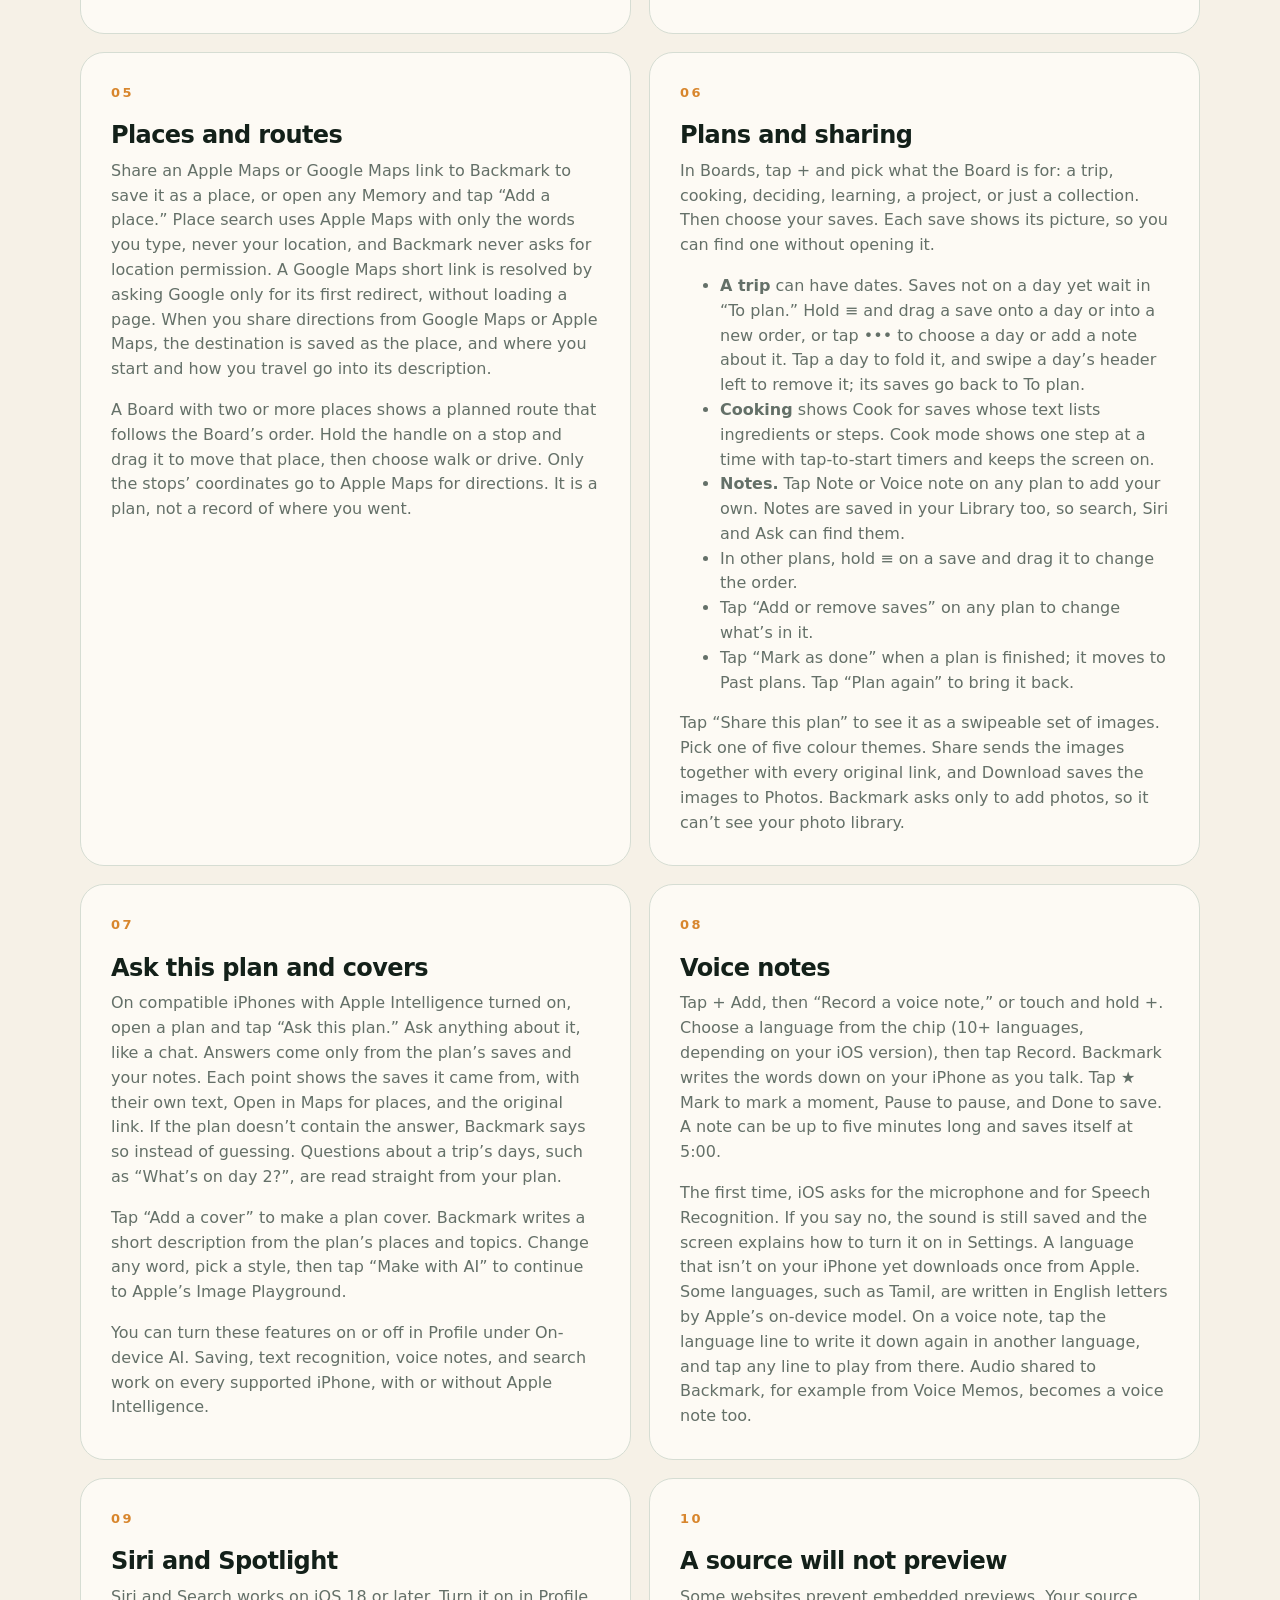
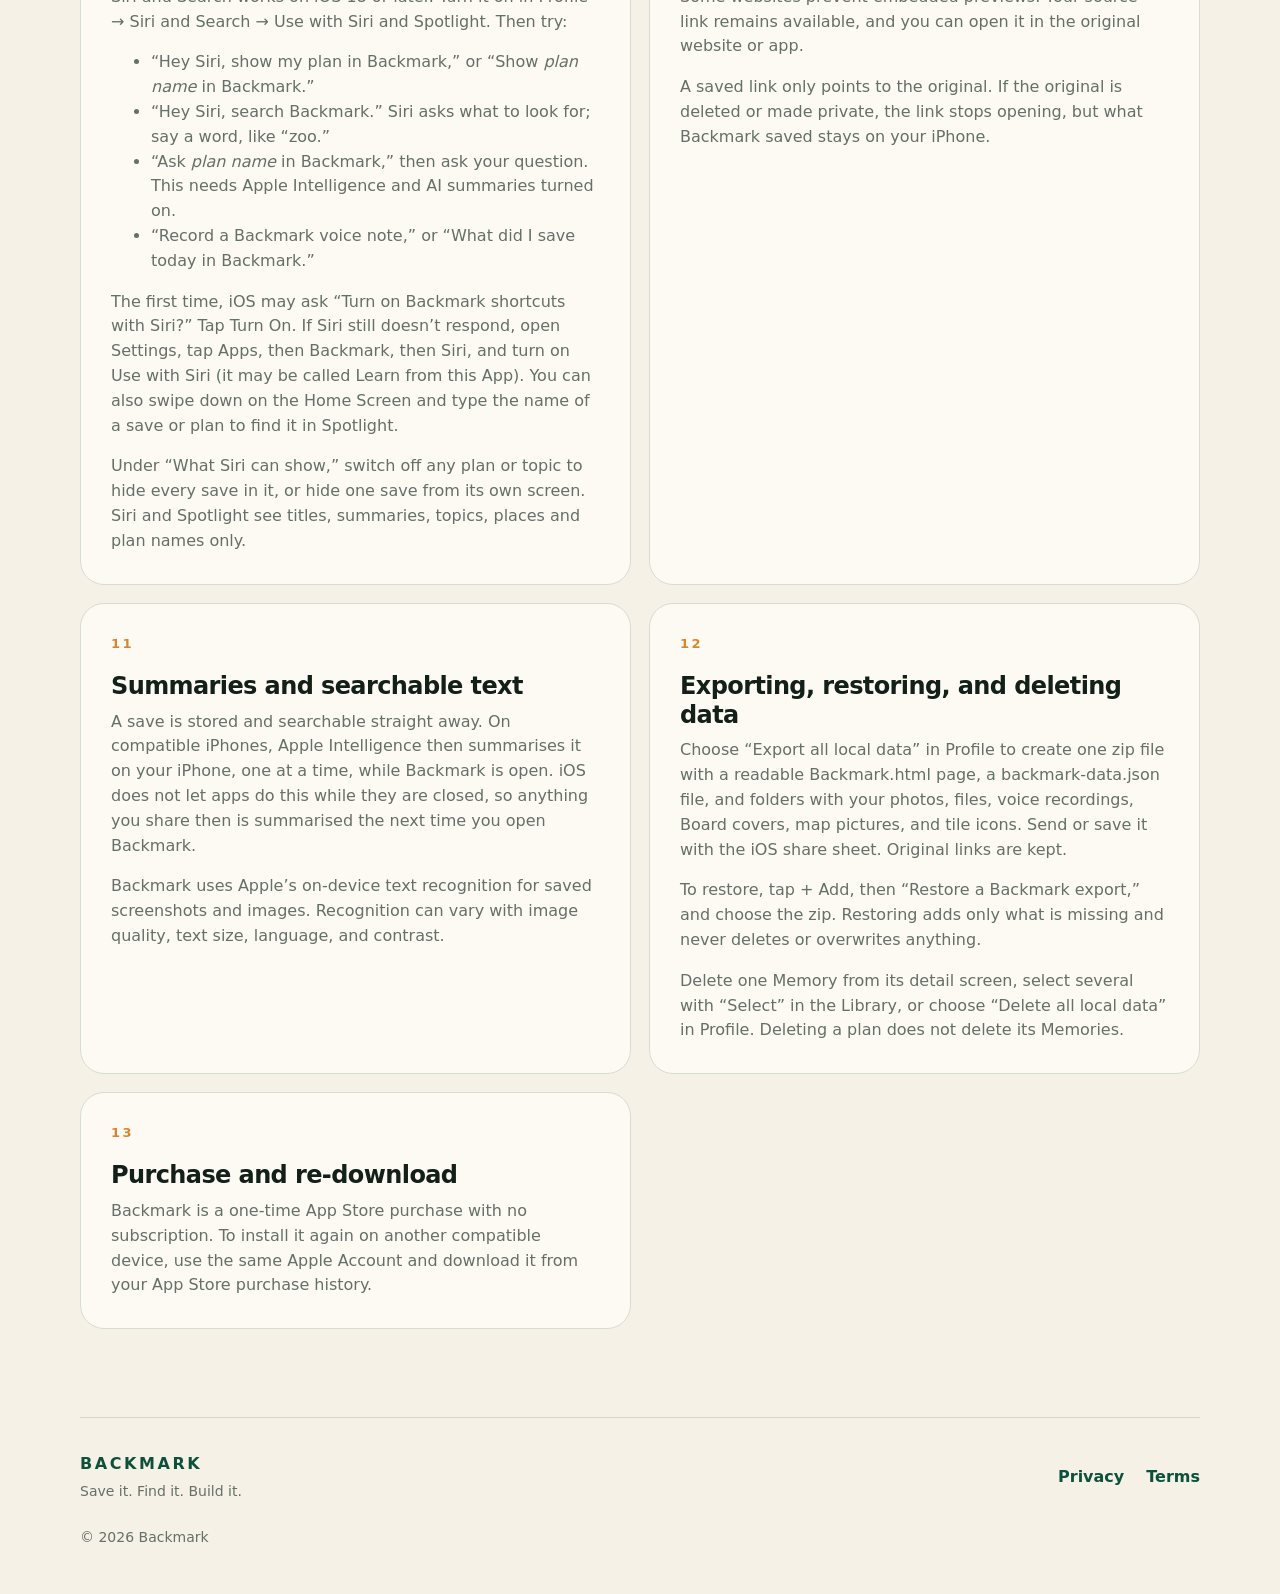
<file: docs/support.html>
<!doctype html>
<html lang="en">
<head>
  <meta charset="utf-8"><meta name="apple-itunes-app" content="app-id=6808695961"><meta name="viewport" content="width=device-width, initial-scale=1"><meta name="theme-color" content="#f6f1e7">
  <meta name="description" content="Help with saving, finding, and building in Backmark."><title>Support · Backmark</title>
  <link rel="icon" href="backmark-icon.png"><link rel="apple-touch-icon" href="backmark-icon.png"><link rel="stylesheet" href="backmark-2026.css">
</head>
<body>
  <header class="site-header shell"><a class="brand" href="index.html"><span class="brand-mark"><img src="backmark-icon.png" alt=""></span><span>BACKMARK</span></a><nav class="links" aria-label="Main navigation"><a class="active" href="support.html">Support</a><a href="privacy.html">Privacy</a><a href="terms.html">Terms</a><a class="app-store-badge nav-badge" href="https://apps.apple.com/us/app/backmark-bookmark-organizer/id6808695961"><img src="app-store-badge.svg" alt="Download on the App Store" width="120" height="40"></a></nav></header>
  <main class="legal shell">
    <header class="legal-hero"><p class="eyebrow">HELP</p><h1>How can we help?</h1><p class="lede">Get back to saving, finding, and building.</p></header>
    <aside class="support-card"><div><p class="eyebrow">CONTACT SUPPORT</p><h2>Tell us what happened.</h2><p>Include what you were doing, what you expected, and your iPhone and iOS version. Remove anything private from screenshots first.</p></div><a class="button" href="mailto:backmarksupport@gmail.com?subject=Backmark%20Support">Email support</a></aside>
    <article class="legal-content support-content">
      <section class="support-save-section" id="how-to-save">
        <p class="section-number">01</p>
        <h2>How to save</h2>
        <ol>
          <li>Open a link, image, video, post, or file in another app.</li>
          <li>Tap the iOS Share button and choose Backmark. If it is hidden, tap More and add Backmark to Favorites.</li>
          <li>In the Backmark Share sheet, choose Library, one of your Boards, or + New Board. You can also pick a topic, or leave “Sort for me” selected. Then tap Save. Memories saved to a Board also appear in your Library. When a plan clearly matches what you’re sharing, a “Looks like it’s for” card suggests it; tap it to choose that plan, or leave Library selected. Tap Cancel at the top to leave without saving.</li>
          <li>Return to Backmark and find the new Memory in your Library.</li>
        </ol>
        <p>If you share a Backmark export zip or a browser bookmarks file to Backmark, it shows you how to restore or import it instead of saving it as a Memory.</p>
        <ol class="save-step-gallery" aria-label="How to save with Backmark example">
          <li>
            <figure>
              <img src="how-to-save-open.png" alt="Open a message, video, post, article, photo, or file that has an iOS Share button." loading="lazy" decoding="async">
              <figcaption><span>Step 1</span> Open something worth keeping.</figcaption>
            </figure>
          </li>
          <li>
            <figure>
              <img src="how-to-save-share.png" alt="Tap the iOS Share button and choose Backmark from the share sheet." loading="lazy" decoding="async">
              <figcaption><span>Step 2</span> Tap Share, then choose Backmark.</figcaption>
            </figure>
          </li>
          <li>
            <figure>
              <img src="how-to-save-library.png" alt="A saved Backmark Memory containing its preview, source, summary, and searchable text." loading="lazy" decoding="async">
              <figcaption><span>Step 3</span> Find the saved Memory in your Library.</figcaption>
            </figure>
          </li>
        </ol>
      </section>
      <section class="support-example-section">
        <p class="section-number">02</p>
        <h2>Saving a screenshot with Back Tap</h2>
        <div class="shortcut-app-callout">
          <img src="apple-shortcuts-icon.png" alt="Apple Shortcuts app icon" width="400" height="400" loading="lazy" decoding="async">
          <div>
            <p class="shortcut-app-label">APPLE SHORTCUTS</p>
            <h3>Start in the Shortcuts app</h3>
            <p>Open Apple’s Shortcuts app and build the “Remember Screen” shortcut shown below. If you cannot find the app, search your App Library for “Shortcuts.”</p>
          </div>
        </div>
        <p>Then assign “Remember Screen” to Double Tap or Triple Tap in iPhone Settings. When it runs, Backmark stores the screenshot as the Memory preview and recognizes visible text on the device so it can be searched.</p>
        <p><a class="text-link" href="https://support.apple.com/guide/shortcuts/run-shortcuts-tapping-iphone-apd897693606/ios">See Apple’s Back Tap instructions →</a></p>
        <figure class="support-example"><img src="shortcut-remember-screen.png" alt="Example Backmark shortcut with Take Screenshot, Base64 Encode, and Save to Backmark actions."><figcaption>Example shortcut: take a screenshot, encode it as Base64, then pass it to Save to Backmark.</figcaption></figure>
      </section>
      <section><p class="section-number">03</p><h2>Your Library home and tiles</h2><p>The Library opens on a home screen. Search everything at once, open a “Where it’s from” tile to see saves from one source, or tap a topic chip. A source tile appears only once you have saved something from that source. Your three newest Memories appear below, with “See all” for the full list.</p><p>To make your own tile, tap “New tile,” give it a name, and add a few match words separated by commas, such as trip or recipe. A Memory shows in the tile when one of those whole words appears in it or in its saved place’s name or address, so “trip” never matches “Stripe.” Pick a symbol, or, with Apple Intelligence turned on, make an icon with Image Playground. You can make a tile before you have saved anything.</p><p>To add or take out a Memory by hand, open it and use “In tiles,” or tap Select inside a tile and then Remove. Your own choice always wins over the match words.</p></section>
      <section><p class="section-number">04</p><h2>Importing bookmarks</h2><ol><li>Export your bookmarks as an .html file from Safari, Chrome, Firefox, or Edge, and put it on your iPhone with AirDrop or the Files app.</li><li>In Backmark, tap + Add, then “Import bookmarks,” and choose the file.</li><li>Choose the folders to import, then choose “Sort by folder,” or let Apple Intelligence sort them on your iPhone. Only each bookmark’s title, site, and folder name are read. Pages are never opened.</li><li>Move any link or rename a category before you close.</li></ol><p>Links left in “Web bookmarks” can be sorted later from the Library.</p></section>
      <section><p class="section-number">05</p><h2>Places and routes</h2><p>Share an Apple Maps or Google Maps link to Backmark to save it as a place, or open any Memory and tap “Add a place.” Place search uses Apple Maps with only the words you type, never your location, and Backmark never asks for location permission. A Google Maps short link is resolved by asking Google only for its first redirect, without loading a page. When you share directions from Google Maps or Apple Maps, the destination is saved as the place, and where you start and how you travel go into its description.</p><p>A Board with two or more places shows a planned route that follows the Board’s order. Hold the handle on a stop and drag it to move that place, then choose walk or drive. Only the stops’ coordinates go to Apple Maps for directions. It is a plan, not a record of where you went.</p></section>
      <section><p class="section-number">06</p><h2>Plans and sharing</h2><p>In Boards, tap + and pick what the Board is for: a trip, cooking, deciding, learning, a project, or just a collection. Then choose your saves. Each save shows its picture, so you can find one without opening it.</p><ul><li><strong>A trip</strong> can have dates. Saves not on a day yet wait in “To plan.” Hold ≡ and drag a save onto a day or into a new order, or tap ••• to choose a day or add a note about it. Tap a day to fold it, and swipe a day’s header left to remove it; its saves go back to To plan.</li><li><strong>Cooking</strong> shows Cook for saves whose text lists ingredients or steps. Cook mode shows one step at a time with tap-to-start timers and keeps the screen on.</li><li><strong>Notes.</strong> Tap Note or Voice note on any plan to add your own. Notes are saved in your Library too, so search, Siri and Ask can find them.</li><li>In other plans, hold ≡ on a save and drag it to change the order.</li><li>Tap “Add or remove saves” on any plan to change what’s in it.</li><li>Tap “Mark as done” when a plan is finished; it moves to Past plans. Tap “Plan again” to bring it back.</li></ul><p>Tap “Share this plan” to see it as a swipeable set of images. Pick one of five colour themes. Share sends the images together with every original link, and Download saves the images to Photos. Backmark asks only to add photos, so it can’t see your photo library.</p></section>
      <section><p class="section-number">07</p><h2>Ask this plan and covers</h2><p>On compatible iPhones with Apple Intelligence turned on, open a plan and tap “Ask this plan.” Ask anything about it, like a chat. Answers come only from the plan’s saves and your notes. Each point shows the saves it came from, with their own text, Open in Maps for places, and the original link. If the plan doesn’t contain the answer, Backmark says so instead of guessing. Questions about a trip’s days, such as “What’s on day 2?”, are read straight from your plan.</p><p>Tap “Add a cover” to make a plan cover. Backmark writes a short description from the plan’s places and topics. Change any word, pick a style, then tap “Make with AI” to continue to Apple’s Image Playground.</p><p>You can turn these features on or off in Profile under On-device AI. Saving, text recognition, voice notes, and search work on every supported iPhone, with or without Apple Intelligence.</p></section>
      <section><p class="section-number">08</p><h2>Voice notes</h2><p>Tap + Add, then “Record a voice note,” or touch and hold +. Choose a language from the chip (10+ languages, depending on your iOS version), then tap Record. Backmark writes the words down on your iPhone as you talk. Tap ★ Mark to mark a moment, Pause to pause, and Done to save. A note can be up to five minutes long and saves itself at 5:00.</p><p>The first time, iOS asks for the microphone and for Speech Recognition. If you say no, the sound is still saved and the screen explains how to turn it on in Settings. A language that isn’t on your iPhone yet downloads once from Apple. Some languages, such as Tamil, are written in English letters by Apple’s on-device model. On a voice note, tap the language line to write it down again in another language, and tap any line to play from there. Audio shared to Backmark, for example from Voice Memos, becomes a voice note too.</p></section>
      <section><p class="section-number">09</p><h2>Siri and Spotlight</h2><p>Siri and Search works on iOS 18 or later. Turn it on in Profile → Siri and Search → Use with Siri and Spotlight. Then try:</p><ul><li>“Hey Siri, show my plan in Backmark,” or “Show <em>plan name</em> in Backmark.”</li><li>“Hey Siri, search Backmark.” Siri asks what to look for; say a word, like “zoo.”</li><li>“Ask <em>plan name</em> in Backmark,” then ask your question. This needs Apple Intelligence and AI summaries turned on.</li><li>“Record a Backmark voice note,” or “What did I save today in Backmark.”</li></ul><p>The first time, iOS may ask “Turn on Backmark shortcuts with Siri?” Tap Turn On. If Siri still doesn’t respond, open Settings, tap Apps, then Backmark, then Siri, and turn on Use with Siri (it may be called Learn from this App). You can also swipe down on the Home Screen and type the name of a save or plan to find it in Spotlight.</p><p>Under “What Siri can show,” switch off any plan or topic to hide every save in it, or hide one save from its own screen. Siri and Spotlight see titles, summaries, topics, places and plan names only.</p></section>
      <section><p class="section-number">10</p><h2>A source will not preview</h2><p>Some websites prevent embedded previews. Your source link remains available, and you can open it in the original website or app.</p><p>A saved link only points to the original. If the original is deleted or made private, the link stops opening, but what Backmark saved stays on your iPhone.</p></section>
      <section><p class="section-number">11</p><h2>Summaries and searchable text</h2><p>A save is stored and searchable straight away. On compatible iPhones, Apple Intelligence then summarises it on your iPhone, one at a time, while Backmark is open. iOS does not let apps do this while they are closed, so anything you share then is summarised the next time you open Backmark.</p><p>Backmark uses Apple’s on-device text recognition for saved screenshots and images. Recognition can vary with image quality, text size, language, and contrast.</p></section>
      <section><p class="section-number">12</p><h2>Exporting, restoring, and deleting data</h2><p>Choose “Export all local data” in Profile to create one zip file with a readable Backmark.html page, a backmark-data.json file, and folders with your photos, files, voice recordings, Board covers, map pictures, and tile icons. Send or save it with the iOS share sheet. Original links are kept.</p><p>To restore, tap + Add, then “Restore a Backmark export,” and choose the zip. Restoring adds only what is missing and never deletes or overwrites anything.</p><p>Delete one Memory from its detail screen, select several with “Select” in the Library, or choose “Delete all local data” in Profile. Deleting a plan does not delete its Memories.</p></section>
      <section><p class="section-number">13</p><h2>Purchase and re-download</h2><p>Backmark is a one-time App Store purchase with no subscription. To install it again on another compatible device, use the same Apple Account and download it from your App Store purchase history.</p></section>
    </article>
  </main>
  <footer class="site-footer shell"><div><strong>BACKMARK</strong><p>Save it. Find it. Build it.</p></div><div class="footer-links"><a href="privacy.html">Privacy</a><a href="terms.html">Terms</a></div><p>© 2026 Backmark</p></footer>
</body></html>
</file>
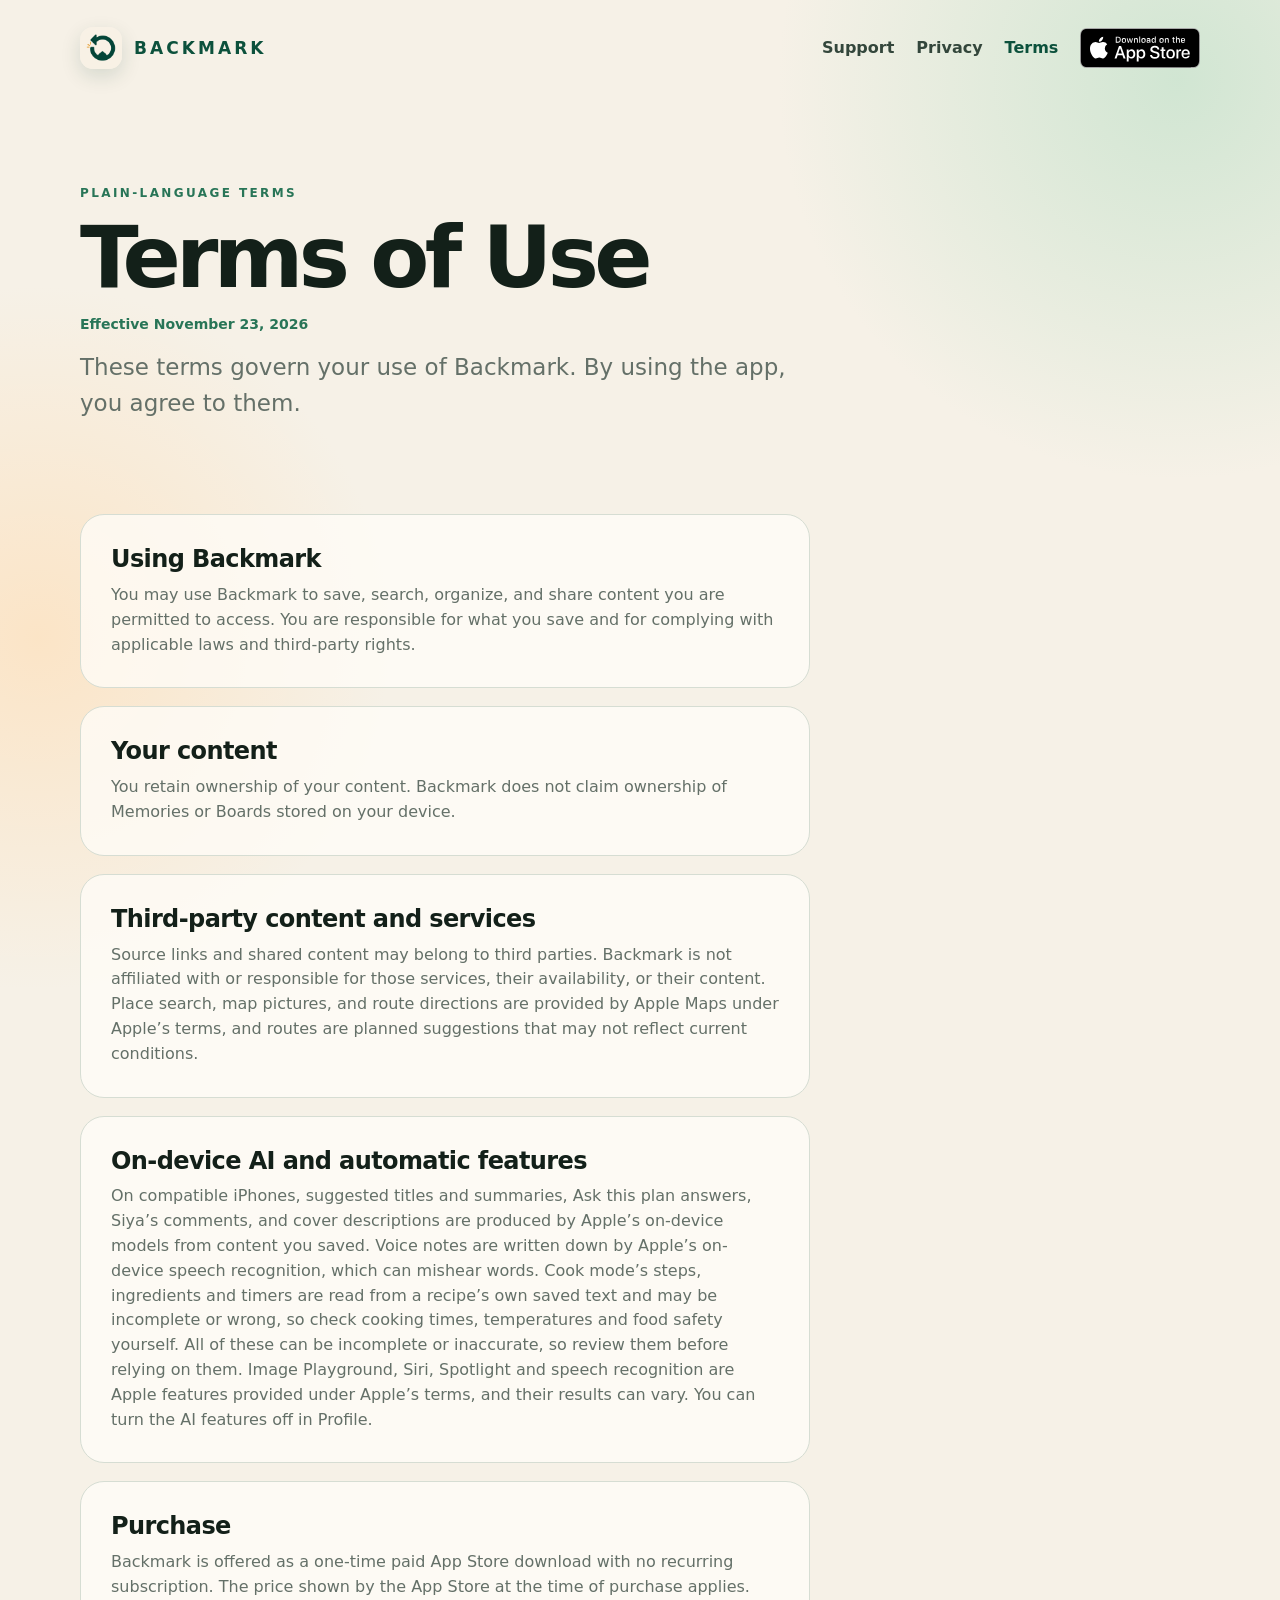
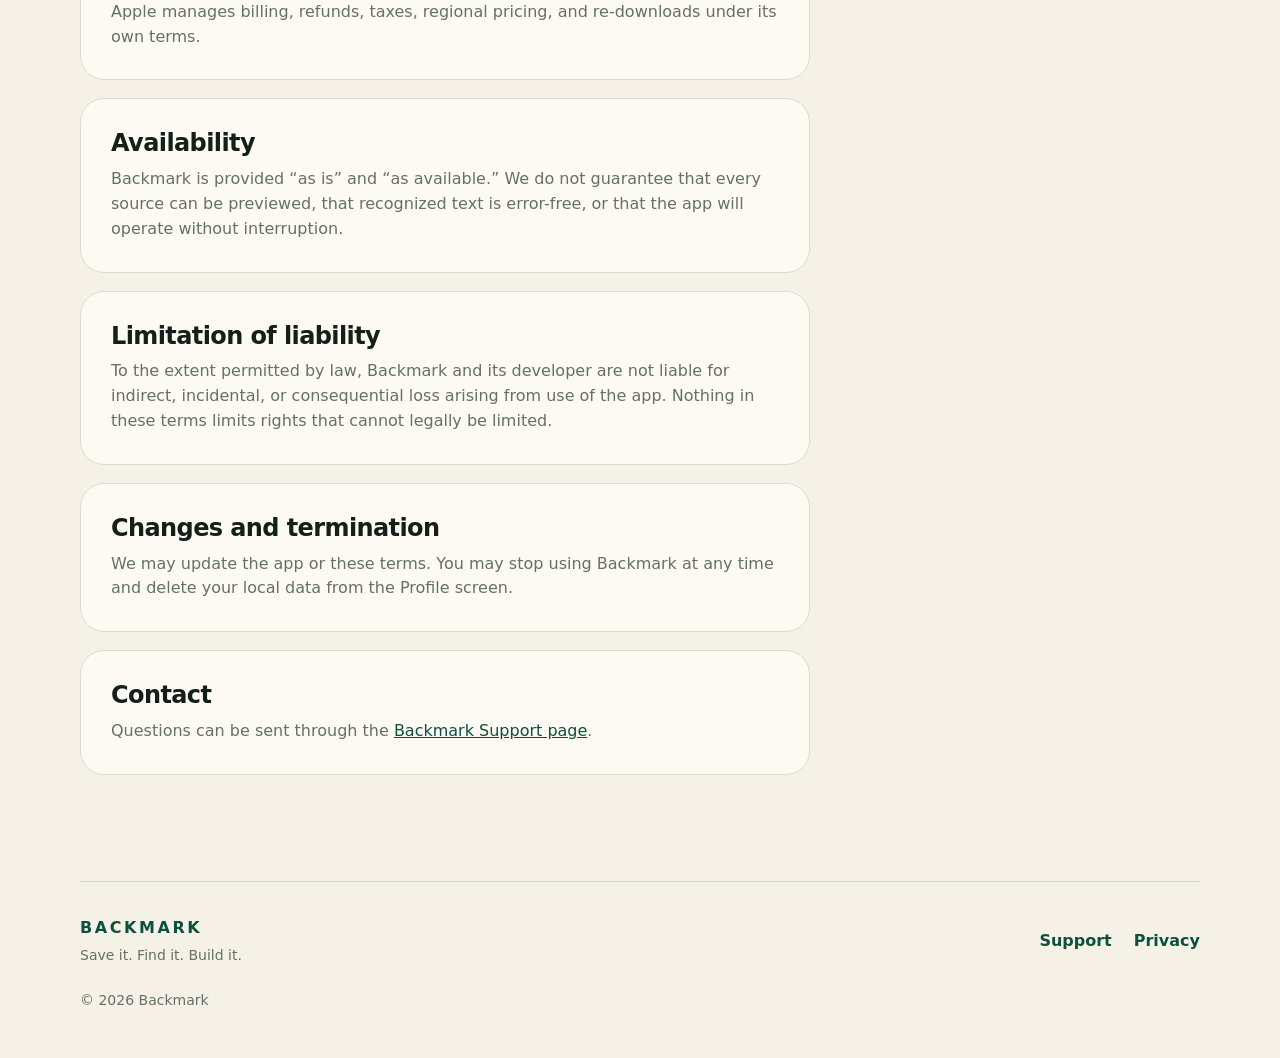
<file: docs/terms.html>
<!doctype html>
<html lang="en">
<head>
  <meta charset="utf-8"><meta name="apple-itunes-app" content="app-id=6808695961"><meta name="viewport" content="width=device-width, initial-scale=1"><meta name="theme-color" content="#f6f1e7">
  <meta name="description" content="Backmark Terms of Use."><title>Terms of Use · Backmark</title>
  <link rel="icon" href="backmark-icon.png"><link rel="apple-touch-icon" href="backmark-icon.png"><link rel="stylesheet" href="backmark-2026.css">
</head>
<body>
  <header class="site-header shell"><a class="brand" href="index.html"><span class="brand-mark"><img src="backmark-icon.png" alt=""></span><span>BACKMARK</span></a><nav class="links" aria-label="Main navigation"><a href="support.html">Support</a><a href="privacy.html">Privacy</a><a class="active" href="terms.html">Terms</a><a class="app-store-badge nav-badge" href="https://apps.apple.com/us/app/backmark-bookmark-organizer/id6808695961"><img src="app-store-badge.svg" alt="Download on the App Store" width="120" height="40"></a></nav></header>
  <main class="legal shell">
    <header class="legal-hero"><p class="eyebrow">PLAIN-LANGUAGE TERMS</p><h1>Terms of Use</h1><p class="meta">Effective November 23, 2026</p><p class="lede">These terms govern your use of Backmark. By using the app, you agree to them.</p></header>
    <article class="legal-content">
      <section><h2>Using Backmark</h2><p>You may use Backmark to save, search, organize, and share content you are permitted to access. You are responsible for what you save and for complying with applicable laws and third-party rights.</p></section>
      <section><h2>Your content</h2><p>You retain ownership of your content. Backmark does not claim ownership of Memories or Boards stored on your device.</p></section>
      <section><h2>Third-party content and services</h2><p>Source links and shared content may belong to third parties. Backmark is not affiliated with or responsible for those services, their availability, or their content. Place search, map pictures, and route directions are provided by Apple Maps under Apple’s terms, and routes are planned suggestions that may not reflect current conditions.</p></section>
      <section><h2>On-device AI and automatic features</h2><p>On compatible iPhones, suggested titles and summaries, Ask this plan answers, Siya’s comments, and cover descriptions are produced by Apple’s on-device models from content you saved. Voice notes are written down by Apple’s on-device speech recognition, which can mishear words. Cook mode’s steps, ingredients and timers are read from a recipe’s own saved text and may be incomplete or wrong, so check cooking times, temperatures and food safety yourself. All of these can be incomplete or inaccurate, so review them before relying on them. Image Playground, Siri, Spotlight and speech recognition are Apple features provided under Apple’s terms, and their results can vary. You can turn the AI features off in Profile.</p></section>
      <section><h2>Purchase</h2><p>Backmark is offered as a one-time paid App Store download with no recurring subscription. The price shown by the App Store at the time of purchase applies. Apple manages billing, refunds, taxes, regional pricing, and re-downloads under its own terms.</p></section>
      <section><h2>Availability</h2><p>Backmark is provided “as is” and “as available.” We do not guarantee that every source can be previewed, that recognized text is error-free, or that the app will operate without interruption.</p></section>
      <section><h2>Limitation of liability</h2><p>To the extent permitted by law, Backmark and its developer are not liable for indirect, incidental, or consequential loss arising from use of the app. Nothing in these terms limits rights that cannot legally be limited.</p></section>
      <section><h2>Changes and termination</h2><p>We may update the app or these terms. You may stop using Backmark at any time and delete your local data from the Profile screen.</p></section>
      <section><h2>Contact</h2><p>Questions can be sent through the <a href="support.html">Backmark Support page</a>.</p></section>
    </article>
  </main>
  <footer class="site-footer shell"><div><strong>BACKMARK</strong><p>Save it. Find it. Build it.</p></div><div class="footer-links"><a href="support.html">Support</a><a href="privacy.html">Privacy</a></div><p>© 2026 Backmark</p></footer>
</body></html>
</file>
<file: docs/backmark-2026.css>
:root {
  --canvas: #f6f1e7;
  --canvas-deep: #ebe3d3;
  --paper: #fffdf8;
  --paper-soft: #eff5ee;
  --ink: #132019;
  --muted: #647068;
  --green: #0c513c;
  --green-bright: #287557;
  --green-soft: #d9e9dc;
  --mint: #a8d9bc;
  --amber: #d8862d;
  --amber-soft: #ffecd5;
  --line: #d6ddd3;
  --shadow: 0 28px 80px rgba(28, 62, 44, .13);
}

* { box-sizing: border-box; }
html { scroll-behavior: smooth; }
body {
  margin: 0;
  background:
    radial-gradient(circle at 92% 3%, rgba(168, 217, 188, .48), transparent 25rem),
    radial-gradient(circle at 3% 24%, rgba(255, 220, 177, .6), transparent 22rem),
    var(--canvas);
  color: var(--ink);
  font-family: -apple-system, BlinkMacSystemFont, "SF Pro Display", "SF Pro Text", system-ui, sans-serif;
  line-height: 1.55;
}

a { color: var(--green); }
.shell { width: min(1120px, calc(100% - 48px)); margin-inline: auto; }
.site-header { min-height: 96px; display: flex; align-items: center; justify-content: space-between; gap: 32px; }
.brand { display: inline-flex; align-items: center; gap: 12px; color: var(--green); font-size: 17px; font-weight: 900; letter-spacing: .18em; text-decoration: none; }
.brand-mark { width: 42px; height: 42px; overflow: hidden; border-radius: 13px; box-shadow: 0 7px 20px rgba(17, 67, 47, .14); }
.brand-mark img { display: block; width: 100%; height: 100%; object-fit: cover; }
.links, .footer-links { display: flex; flex-wrap: wrap; gap: 22px; }
.links a, .footer-links a { font-weight: 750; text-decoration: none; }
.links a { color: #33463b; padding: 8px 0; }
.links a:hover, .links a.active { color: var(--green); }

.hero { min-height: 690px; display: grid; grid-template-columns: 1.08fr .92fr; align-items: center; gap: clamp(40px, 7vw, 92px); padding-block: 62px 32px; }
.eyebrow { margin: 0 0 14px; color: var(--green-bright); font-size: 12px; font-weight: 900; letter-spacing: .2em; }
h1, h2, p { margin-top: 0; }
.hero h1 { margin: 0 0 28px; font-size: clamp(64px, 8.6vw, 106px); line-height: .88; letter-spacing: -.065em; }
.hero h1 span { color: var(--green-bright); }
.lede { max-width: 710px; color: var(--muted); font-size: clamp(18px, 2.2vw, 23px); line-height: 1.55; }
.hero-actions { display: flex; align-items: center; flex-wrap: wrap; gap: 22px; margin-top: 34px; }
.button { display: inline-flex; align-items: center; justify-content: center; gap: 10px; padding: 15px 21px; border-radius: 16px; background: var(--green); color: white; font-weight: 850; text-decoration: none; box-shadow: 0 12px 30px rgba(12, 81, 60, .18); }
.button:hover { background: #063f2e; transform: translateY(-1px); }
.app-store-badge { display: inline-block; line-height: 0; border-radius: 10px; transition: transform .15s ease; }
.app-store-badge:hover { transform: translateY(-1px); }
.app-store-badge img { display: block; width: auto; height: 56px; }
.links { align-items: center; }
.links .nav-badge { padding: 0; }
.links .nav-badge img { height: 40px; }
.text-link { color: var(--green); font-weight: 800; text-decoration-thickness: 1px; text-underline-offset: 5px; }
.icon-stage { position: relative; min-height: 520px; display: grid; place-items: center; border: 1px solid rgba(12, 81, 60, .13); border-radius: 46% 54% 45% 55% / 43% 45% 55% 57%; background: linear-gradient(145deg, var(--green-soft), var(--amber-soft)); box-shadow: var(--shadow); }
.icon-stage > img { width: min(66%, 330px); aspect-ratio: 1; border-radius: 24%; box-shadow: 0 32px 70px rgba(14, 58, 42, .25); transform: rotate(-3deg); }
.floating-note { position: absolute; z-index: 2; padding: 11px 15px; border-radius: 13px; font-size: 12px; font-weight: 900; letter-spacing: .17em; box-shadow: 0 12px 30px rgba(40, 58, 47, .14); }
.note-save { top: 18%; left: -3%; background: var(--paper); color: var(--green); transform: rotate(-8deg); }
.note-build { right: -3%; bottom: 16%; background: var(--green); color: white; transform: rotate(7deg); }

.showcase { padding-block: 48px 84px; }
.section-heading + .section-heading { max-width: 720px; margin-bottom: 34px; }
.section-heading h2 { margin-bottom: 0; font-size: clamp(38px, 5.3vw, 64px); line-height: 1.02; letter-spacing: -.045em; }
.product-illustration { margin: 0; overflow: hidden; border: 1px solid rgba(12, 81, 60, .16); border-radius: 36px; background: var(--paper); box-shadow: var(--shadow); }
.product-illustration img { display: block; width: 100%; height: auto; }
.showcase-video { display: grid; grid-template-columns: 1fr minmax(260px, 380px); align-items: center; gap: 56px; }
.intro-copy h2 { margin-bottom: 0; font-size: clamp(38px, 5.3vw, 64px); line-height: 1.02; letter-spacing: -.045em; }
.intro-copy .lede { margin: 22px 0 30px; font-size: 19px; }
.intro-points { display: grid; grid-template-columns: repeat(3, 1fr); gap: 12px; margin: 0 0 30px; padding: 0; list-style: none; }
.intro-points li { padding: 16px; border: 1px solid var(--line); border-radius: 18px; background: rgba(255, 253, 248, .82); }
.intro-points strong { display: block; margin-bottom: 4px; color: var(--green); font-size: 16px; }
.intro-points strong::before { content: "✓ "; color: var(--amber); }
.intro-points span { display: block; color: var(--muted); font-size: 14px; line-height: 1.4; }
.intro-video { margin: 0; overflow: hidden; aspect-ratio: 9 / 16; border: 1px solid rgba(12, 81, 60, .16); border-radius: 36px; background: var(--green); box-shadow: var(--shadow); }
.intro-video video { display: block; width: 100%; height: 100%; object-fit: cover; }


.whats-new { padding-block: 24px 84px; }
.whats-new-heading { display: grid; grid-template-columns: 1.1fr .9fr; align-items: end; gap: 20px 56px; margin-bottom: 34px; }
.whats-new-heading h2 { margin-bottom: 0; font-size: clamp(38px, 5.3vw, 64px); line-height: 1.02; letter-spacing: -.045em; }
.whats-new-heading > p { margin: 0; color: var(--muted); font-size: 19px; }
.new-grid { display: grid; grid-template-columns: repeat(3, 1fr); gap: 16px; }
.new-grid.four { grid-template-columns: repeat(2, 1fr); }
.new-card { padding: 26px; border: 1px solid var(--line); border-radius: 26px; background: rgba(255, 253, 248, .82); box-shadow: 0 18px 46px rgba(36, 67, 49, .07); }
.new-card-top { display: flex; align-items: center; gap: 12px; margin-bottom: 22px; }
.new-icon { display: grid; place-items: center; width: 44px; height: 44px; border-radius: 14px; background: var(--amber-soft); }
.new-icon svg { width: 22px; height: 22px; fill: none; stroke: var(--amber); stroke-width: 2; stroke-linecap: round; stroke-linejoin: round; }
.new-card h3 { margin: 0 0 10px; font-size: 24px; line-height: 1.1; letter-spacing: -.03em; }
.new-card p { margin: 0; color: var(--muted); font-size: 16px; }
.step { color: var(--green-bright); font-size: 12px; font-weight: 900; letter-spacing: .18em; }


.legal { display: grid; grid-template-columns: minmax(0, 1fr) 320px; gap: 70px; padding-block: 88px; }
.legal-hero { grid-column: 1 / -1; max-width: 780px; }
.legal-hero h1 { margin: 0 0 16px; font-size: clamp(52px, 8vw, 86px); line-height: .95; letter-spacing: -.055em; }
.meta { color: var(--green-bright); font-size: 14px; font-weight: 750; }
.summary-card, .support-card { align-self: start; padding: 30px; border-radius: 28px; background: var(--green); color: white; box-shadow: var(--shadow); }
.summary-card { grid-column: 2; grid-row: 2; position: sticky; top: 28px; }
.summary-card h2, .support-card h2 { margin-bottom: 16px; font-size: 28px; letter-spacing: -.03em; }
.check-list { margin: 0; padding: 0; list-style: none; }
.check-list li { position: relative; padding: 10px 0 10px 30px; color: #dcebe1; border-bottom: 1px solid rgba(255,255,255,.12); }
.check-list li:last-child { border: 0; }
.check-list li::before { content: "✓"; position: absolute; left: 0; color: var(--mint); font-weight: 900; }
.legal-content { grid-column: 1; }
.legal-content section { margin-bottom: 18px; padding: 30px; border: 1px solid var(--line); border-radius: 24px; background: rgba(255, 253, 248, .78); }
.legal-content h2 { margin-bottom: 9px; font-size: 24px; line-height: 1.2; letter-spacing: -.025em; }
.legal-content p, .legal-content li { color: var(--muted); }
.legal-content p:last-child { margin-bottom: 0; }
.support-card { grid-column: 1 / -1; display: flex; align-items: center; justify-content: space-between; gap: 32px; background: linear-gradient(125deg, var(--green), #246d51); }
.support-card p { max-width: 650px; margin-bottom: 0; color: #dcebe1; }
.support-card .button { flex: 0 0 auto; background: var(--mint); color: #123b2c; box-shadow: none; }
.support-content { grid-column: 1 / -1; display: grid; grid-template-columns: repeat(2, 1fr); gap: 18px; }
.support-content section { margin: 0; }
.support-content .support-save-section,
.support-content .support-example-section { grid-column: 1 / -1; }
.save-step-gallery { display: grid; grid-template-columns: repeat(3, minmax(0, 1fr)); gap: 16px; margin: 28px 0 0; padding: 0; list-style: none; }
.save-step-gallery figure { height: 100%; margin: 0; overflow: hidden; border: 1px solid var(--line); border-radius: 20px; background: var(--paper); }
.save-step-gallery img { display: block; width: 100%; height: auto; border-bottom: 1px solid var(--line); }
.save-step-gallery figcaption { padding: 16px; color: var(--ink); font-size: 14px; font-weight: 750; line-height: 1.45; }
.save-step-gallery figcaption span { display: block; margin-bottom: 5px; color: var(--amber); font-size: 10px; font-weight: 900; letter-spacing: .16em; text-transform: uppercase; }
.shortcut-app-callout { display: grid; grid-template-columns: 92px 1fr; align-items: center; gap: 20px; margin: 24px 0 20px; padding: 20px; border: 1px solid var(--line); border-radius: 20px; background: var(--paper-soft); }
.shortcut-app-callout img { display: block; width: 92px; height: 92px; border-radius: 22px; }
.shortcut-app-callout h3 { margin: 0 0 6px; color: var(--ink); font-size: 20px; line-height: 1.2; }
.shortcut-app-callout p:last-child { margin-bottom: 0; }
.shortcut-app-label { margin-bottom: 7px; color: var(--green-bright) !important; font-size: 10px; font-weight: 900; letter-spacing: .16em; }
.support-example { display: grid; grid-template-columns: minmax(220px, 420px) 1fr; align-items: center; gap: 28px; margin: 26px 0 0; padding: 22px; border-radius: 20px; background: #111; }
.support-example img { display: block; width: 100%; height: auto; border-radius: 14px; }
.support-example figcaption { color: #e5ece7; font-size: 15px; line-height: 1.6; }
.section-number { margin-bottom: 18px !important; color: var(--amber) !important; font-size: 13px; font-weight: 900; letter-spacing: .18em; }

.site-footer { display: grid; grid-template-columns: 1fr auto; align-items: center; gap: 20px 40px; padding-block: 34px 46px; border-top: 1px solid rgba(12, 81, 60, .16); color: var(--muted); }
.site-footer strong { color: var(--green); letter-spacing: .16em; }
.site-footer p { margin: 4px 0 0; font-size: 14px; }
.site-footer > p { grid-column: 1 / -1; }

@media (max-width: 820px) {
  .hero { grid-template-columns: 1fr; min-height: auto; padding-top: 48px; }
  .icon-stage { min-height: 430px; }
  .showcase-video { grid-template-columns: 1fr; gap: 30px; }
  .new-grid, .new-grid.four, .whats-new-heading { grid-template-columns: 1fr; }
  .intro-video { width: min(100%, 380px); justify-self: center; }
  .legal { grid-template-columns: 1fr; gap: 28px; padding-top: 56px; }
  .legal-hero, .summary-card, .legal-content, .support-card, .support-content { grid-column: 1; }
  .summary-card { grid-row: auto; position: static; }
  .save-step-gallery { grid-template-columns: 1fr; }
}

@media (max-width: 560px) {
  .shell { width: min(100% - 28px, 1120px); }
  .site-header { min-height: 82px; align-items: flex-start; gap: 16px; padding-top: 18px; }
  .brand { gap: 10px; font-size: 14px; letter-spacing: .14em; }
  .brand-mark { width: 36px; height: 36px; border-radius: 11px; }
  .links { gap: 13px; font-size: 14px; }
  .links .nav-badge { display: none; }
  .hero { padding-block: 42px 24px; }
  .hero h1 { font-size: clamp(58px, 20vw, 82px); }
  .icon-stage { min-height: 340px; border-radius: 36px; }
  .showcase { padding-top: 32px; }
  .product-illustration { border-radius: 22px; }
  .intro-video { border-radius: 26px; }
  .intro-points { grid-template-columns: 1fr; }
      .support-card { align-items: stretch; flex-direction: column; }
  .support-card .button { width: 100%; }
  .support-content { grid-template-columns: 1fr; }
  .support-example { grid-template-columns: 1fr; padding: 14px; }
  .shortcut-app-callout { grid-template-columns: 64px 1fr; gap: 14px; padding: 16px; }
  .shortcut-app-callout img { width: 64px; height: 64px; border-radius: 16px; }
  .shortcut-app-callout h3 { font-size: 17px; }
  .site-footer { grid-template-columns: 1fr; }
  .site-footer > p { grid-column: 1; }
}

@media (prefers-reduced-motion: reduce) {
  html { scroll-behavior: auto; }
  *, *::before, *::after { transition-duration: .01ms !important; }
}


/* 2.0 feature cards: illustration on top, words below; gentle looping motion. */
.whats-new-heading h2 span { color: var(--green-bright); }
.feature-grid { display: grid; grid-template-columns: repeat(2, 1fr); gap: 18px; }
.feature { overflow: hidden; border: 1px solid var(--line); border-radius: 28px; background: var(--paper); box-shadow: 0 18px 46px rgba(36, 67, 49, .07); }
.feature-art { position: relative; aspect-ratio: 400 / 220; background: radial-gradient(circle at 20% 30%, rgba(255, 236, 213, .9), transparent 60%), linear-gradient(140deg, #eef5e9, #dcefe3); }
.art-plan { background: radial-gradient(circle at 80% 20%, rgba(255, 236, 213, .9), transparent 55%), linear-gradient(140deg, #f3f0e2, #dcefe3); }
.art-ask { background: radial-gradient(circle at 85% 70%, rgba(168, 217, 188, .6), transparent 55%), linear-gradient(140deg, #f5efe2, #e6f1e6); }
.art-siri { background: radial-gradient(circle at 25% 50%, rgba(168, 217, 188, .7), transparent 55%), linear-gradient(140deg, #eef5ee, #f6efe0); }
.feature-art svg { position: absolute; inset: 0; width: 100%; height: 100%; }
.feature-copy { padding: 22px 26px 26px; }
.feature-copy .step { margin: 0 0 10px; }
.feature-copy h3 { margin: 0 0 8px; font-size: 26px; line-height: 1.1; letter-spacing: -.03em; }
.feature-copy p:not(.step) { margin: 0; color: var(--muted); font-size: 16px; }

/* Voice: rings breathe, bars dance, the note writes itself and earns a star. */
.mic-ring { fill: none; stroke: #287557; stroke-width: 3; opacity: 0; transform-origin: 92px 110px; animation: ring 2.4s ease-out infinite; }
.mic-ring.r2 { animation-delay: 1.2s; }
@keyframes ring { from { transform: scale(1); opacity: .5; } to { transform: scale(1.7); opacity: 0; } }
.wave rect { fill: #d8862d; transform-box: fill-box; transform-origin: center; animation: bar 1.1s ease-in-out infinite; }
.wave rect:nth-child(2) { animation-delay: .15s; } .wave rect:nth-child(3) { animation-delay: .3s; }
.wave rect:nth-child(4) { animation-delay: .45s; } .wave rect:nth-child(5) { animation-delay: .6s; } .wave rect:nth-child(6) { animation-delay: .75s; }
@keyframes bar { 0%, 100% { transform: scaleY(.45); } 50% { transform: scaleY(1); } }
.ln { fill: #c9d3cb; transform-box: fill-box; transform-origin: left; animation: write 4s ease-in-out infinite; }
.ln.l2 { animation-delay: .35s; } .ln.l3 { animation-delay: .7s; }
@keyframes write { 0% { transform: scaleX(0); } 25%, 85% { transform: scaleX(1); } 100% { transform: scaleX(0); } }
.star { transform-box: fill-box; transform-origin: center; animation: pop 4s ease-in-out infinite; }
@keyframes pop { 0%, 30% { transform: scale(0); } 40% { transform: scale(1.3); } 48%, 85% { transform: scale(1); } 100% { transform: scale(0); } }

/* Trip: days drop in, the route draws, pins bounce on. */
.dow { font: 900 13px/1 -apple-system, system-ui, sans-serif; letter-spacing: .12em; fill: #a8d9bc; }
.dow.amber { fill: #d8862d; }
.dnum { font: 900 30px/1 -apple-system, system-ui, sans-serif; fill: #fffdf8; }
.dnum.ink { fill: #132019; }
.day { transform-box: fill-box; animation: drop 5s ease-in-out infinite; }
.day.d2 { animation-delay: .2s; } .day.d3 { animation-delay: .4s; }
@keyframes drop { 0% { transform: translateY(-24px); opacity: 0; } 10%, 88% { transform: translateY(0); opacity: 1; } 100% { transform: translateY(-24px); opacity: 0; } }
.route { stroke-dasharray: 2 12; animation: march 1.4s linear infinite; }
@keyframes march { to { stroke-dashoffset: -28; } }
.pin { transform-box: fill-box; transform-origin: bottom; animation: bounce 5s ease-in-out infinite; }
.pin.p1 { animation-delay: .6s; } .pin.p2 { animation-delay: .9s; } .pin.p3 { animation-delay: 1.2s; }
@keyframes bounce { 0% { transform: translateY(-30px) scale(.6); opacity: 0; } 8% { transform: translateY(4px) scale(1.05); opacity: 1; } 12%, 86% { transform: translateY(0) scale(1); opacity: 1; } 100% { transform: translateY(-30px) scale(.6); opacity: 0; } }

/* Ask: the question sends, dots type, the answer arrives with its source. */
.bubble { transform-box: fill-box; transform-origin: left bottom; }
.bubble.q { transform-origin: right bottom; animation: q 6s ease-out infinite; }
.bubble.typing { animation: typing 6s ease-in-out infinite; }
.bubble.a { animation: a 6s ease-out infinite; }
@keyframes q { 0% { transform: scale(.6); opacity: 0; } 6%, 92% { transform: scale(1); opacity: 1; } 100% { opacity: 0; } }
@keyframes typing { 0%, 10% { opacity: 0; } 14%, 30% { opacity: 1; } 34%, 100% { opacity: 0; } }
@keyframes a { 0%, 32% { transform: scale(.7); opacity: 0; } 40%, 92% { transform: scale(1); opacity: 1; } 100% { opacity: 0; } }
.dot { fill: #287557; animation: blink 1s infinite; } .dot.t2 { animation-delay: .2s; } .dot.t3 { animation-delay: .4s; }
@keyframes blink { 0%, 100% { opacity: .25; } 50% { opacity: 1; } }
.chip { animation: glow 6s ease-in-out infinite; }
@keyframes glow { 0%, 50% { opacity: 0; } 58%, 92% { opacity: 1; } 100% { opacity: 0; } }
.spark { transform-box: fill-box; transform-origin: center; animation: twinkle 3s ease-in-out infinite; }
@keyframes twinkle { 0%, 100% { transform: scale(.6) rotate(0); opacity: .4; } 50% { transform: scale(1.1) rotate(45deg); opacity: 1; } }

/* Siri: the orb pulses, the query types, results slide in. */
.orb-ring { fill: none; stroke: #a8d9bc; stroke-width: 4; transform-origin: 92px 110px; animation: ring 2.2s ease-out infinite; }
.orb-ring.o2 { animation-delay: 1.1s; }
.query { transform-box: fill-box; transform-origin: left; animation: write 5s steps(9) infinite; }
.result { transform-box: fill-box; animation: slide 5s ease-out infinite; }
.result.r2 { animation-delay: .25s; }
@keyframes slide { 0%, 28% { transform: translateX(24px); opacity: 0; } 38%, 88% { transform: translateX(0); opacity: 1; } 100% { opacity: 0; } }

/* Cards rise in on scroll (only when JavaScript runs and motion is allowed). */
.motion .reveal { opacity: 0; transform: translateY(28px); transition: opacity .7s ease, transform .7s cubic-bezier(.2, .8, .2, 1); }
.motion .reveal.in { opacity: 1; transform: none; }
.motion .feature-grid .reveal:nth-child(2) { transition-delay: .1s; }
.motion .feature-grid .reveal:nth-child(3) { transition-delay: .2s; }
.motion .feature-grid .reveal:nth-child(4) { transition-delay: .3s; }

@media (max-width: 820px) { .feature-grid { grid-template-columns: 1fr; } }
@media (prefers-reduced-motion: reduce) {
  .feature-art *, .feature-art svg * { animation: none !important; }
  .ln, .query { transform: none; } .star, .chip, .bubble.a, .result, .pin, .day { opacity: 1; transform: none; }
  .bubble.typing { display: none; }
}


/* Hero: the animated Backmark overview (saves fly in, are found, become a plan) in a soft rounded window. */
.hero-motion { position: relative; margin: 0; justify-self: center; width: min(100%, 620px); aspect-ratio: 4 / 3; border-radius: 40px; overflow: hidden;
  background: linear-gradient(140deg, #eef3dd, #d8ebe3); box-shadow: var(--shadow); border: 1px solid rgba(255, 255, 255, .7); }
.hero-motion video { width: 100%; height: 100%; object-fit: cover; display: block;
  -webkit-mask-image: linear-gradient(90deg, transparent 0, #000 7%, #000 93%, transparent 100%);
  mask-image: linear-gradient(90deg, transparent 0, #000 7%, #000 93%, transparent 100%); }
</file>
